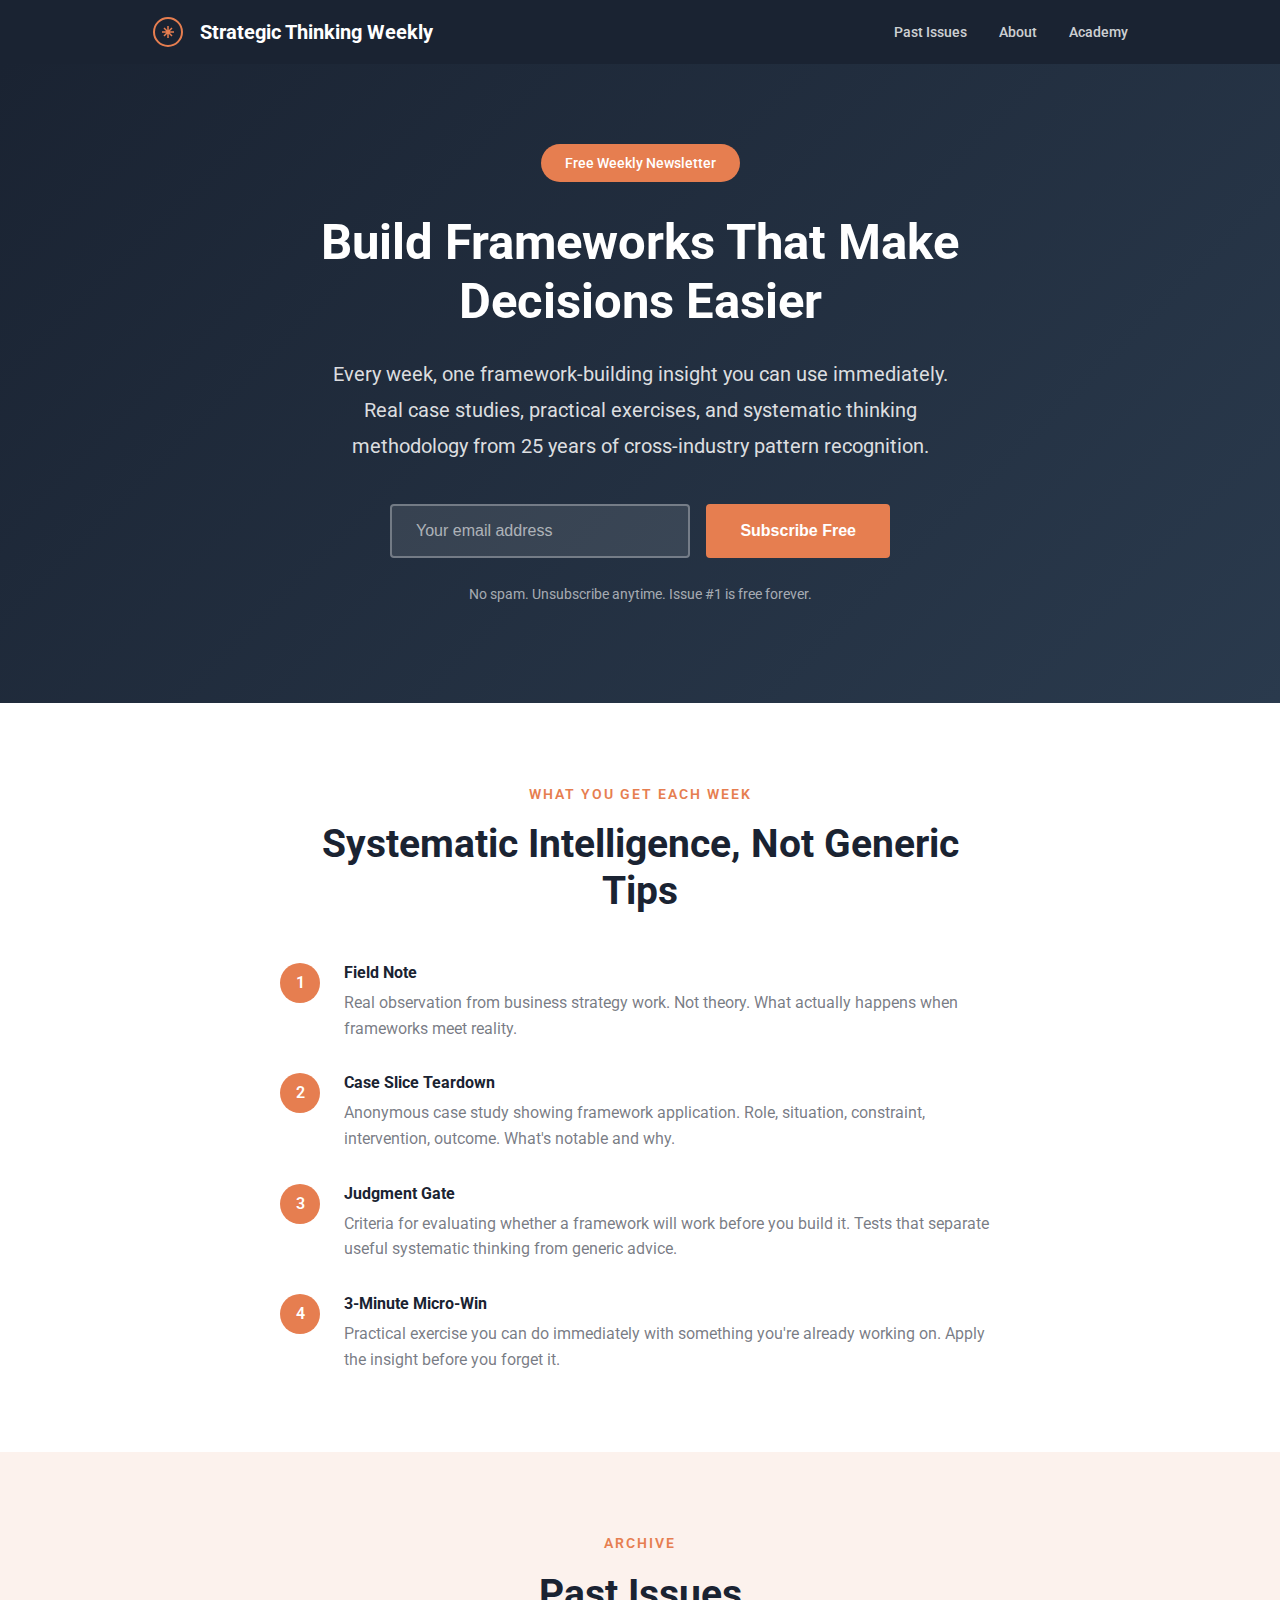
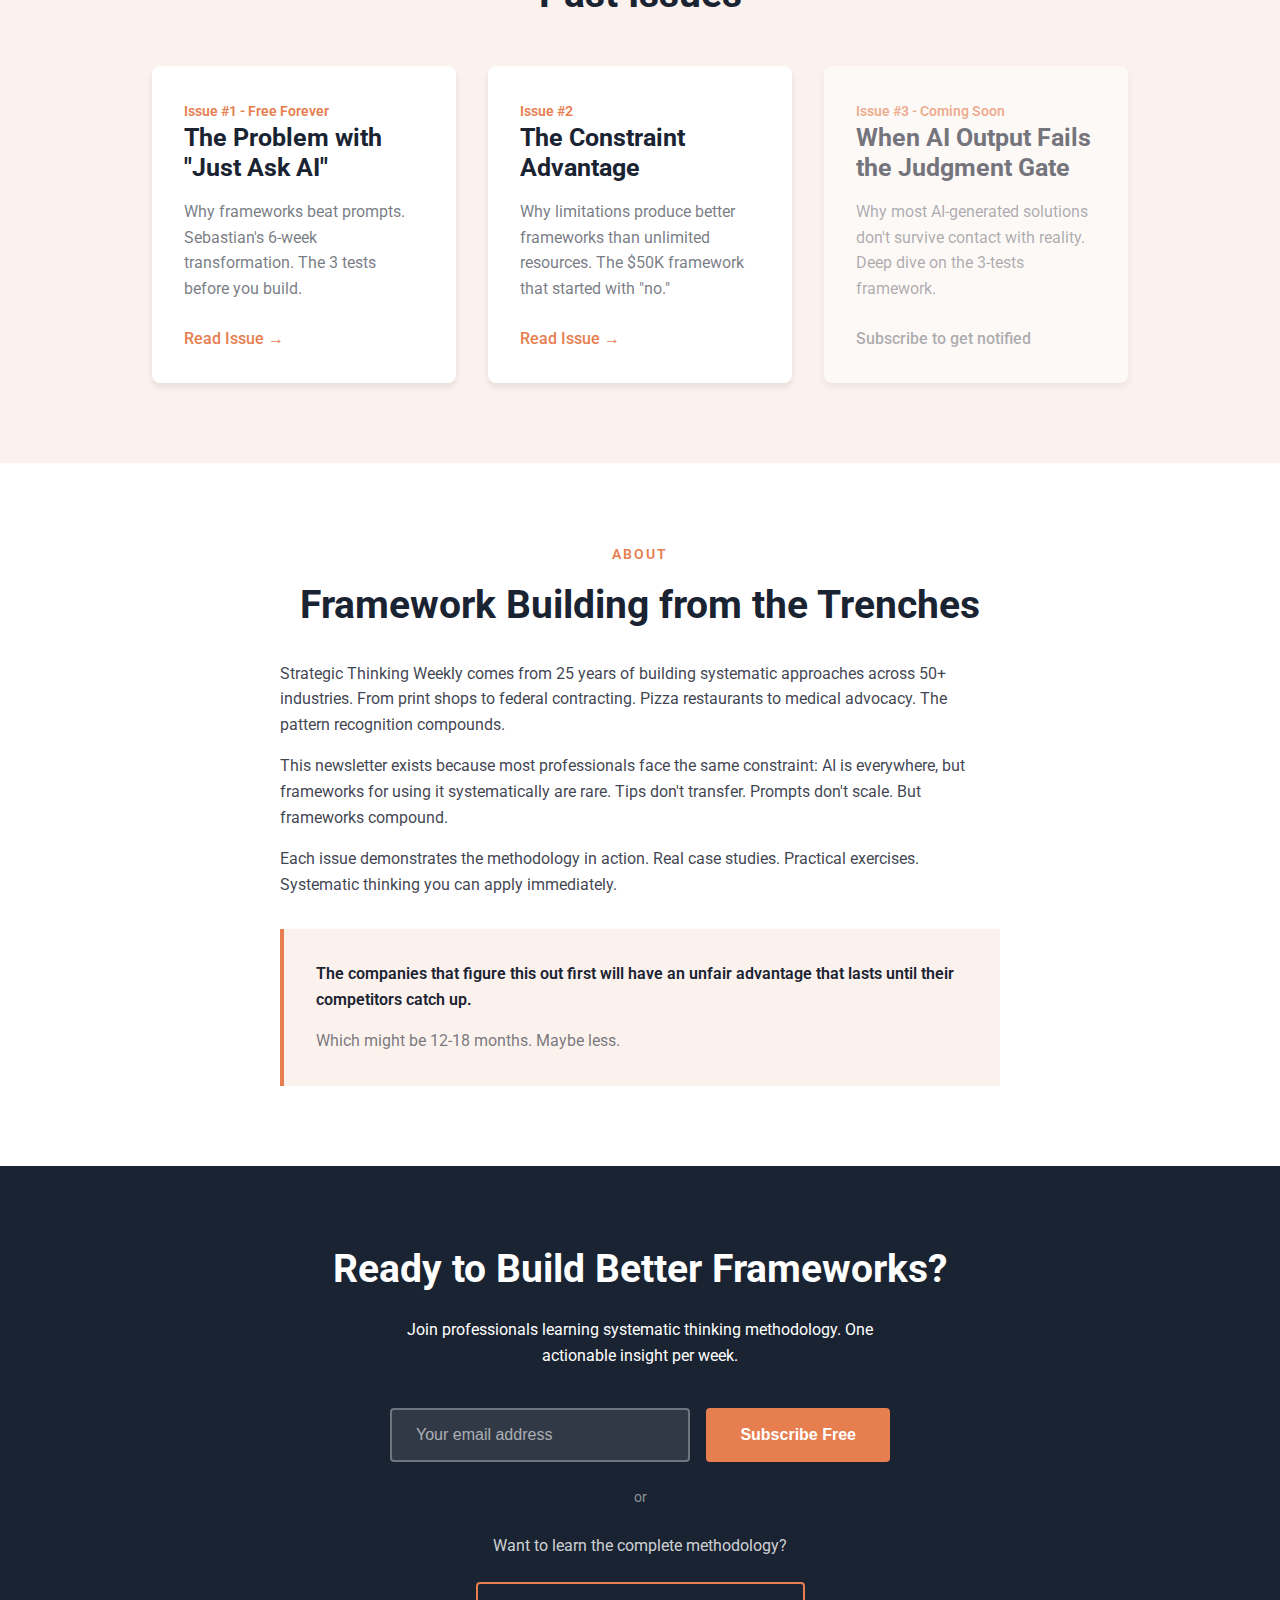
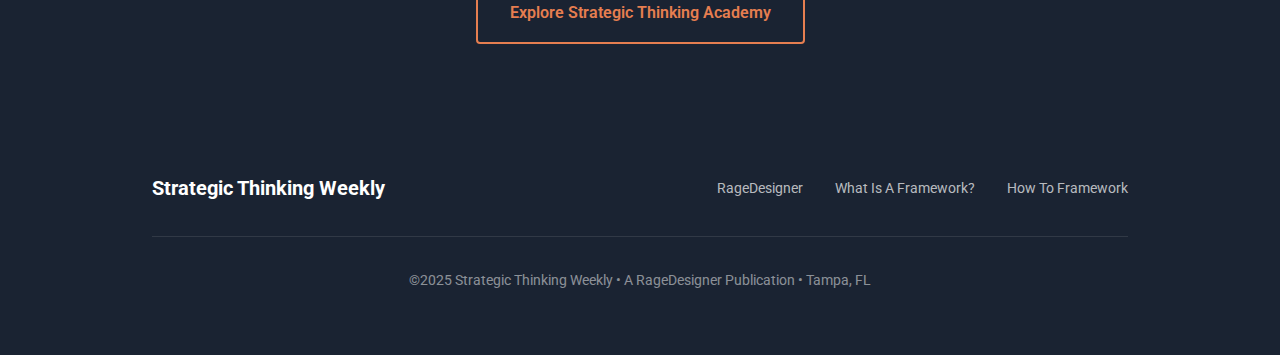
<file: index.html>
<!DOCTYPE html>
<html lang="en">
<head>
    <meta charset="UTF-8">
    <meta name="viewport" content="width=device-width, initial-scale=1.0">
    <title>Strategic Thinking Weekly | Framework-Based Business Intelligence</title>
    <meta name="description" content="Weekly newsletter teaching systematic framework building for business decisions. Learn to create consistent results with AI through strategic thinking methodology.">
    <meta property="og:title" content="Strategic Thinking Weekly | Framework-Based Business Intelligence">
    <meta property="og:description" content="Weekly insights on building decision-making frameworks that create consistent results. From the creator of 115+ business frameworks.">
    <meta property="og:type" content="website">
    <meta property="og:url" content="https://strategicthinkingweekly.com">
    <link rel="canonical" href="https://strategicthinkingweekly.com">
    <link rel="preconnect" href="https://fonts.googleapis.com">
    <link rel="preconnect" href="https://fonts.gstatic.com" crossorigin>
    <link href="https://fonts.googleapis.com/css2?family=Roboto:wght@400;500;600;700&display=swap" rel="stylesheet">
    <link rel="stylesheet" href="css/main.css">
</head>
<body>
    <nav class="nav">
        <div class="container nav-content">
            <a href="/" class="nav-logo">
                <svg viewBox="0 0 32 32" fill="none" xmlns="http://www.w3.org/2000/svg">
                    <circle cx="16" cy="16" r="14" stroke="#E67E50" stroke-width="2"/>
                    <path d="M10 16h12M16 10v12M12 12l8 8M20 12l-8 8" stroke="#E67E50" stroke-width="1.5"/>
                </svg>
                Strategic Thinking Weekly
            </a>
            <ul class="nav-links">
                <li><a href="#issues">Past Issues</a></li>
                <li><a href="#about">About</a></li>
                <li><a href="https://ragedesigner.com/strategic-thinking-academy/">Academy</a></li>
            </ul>
        </div>
    </nav>

    <section class="hero">
        <div class="container hero-content">
            <span class="hero-label">Free Weekly Newsletter</span>
            <h1>Build Frameworks That Make Decisions Easier</h1>
            <p class="hero-subtitle">
                Every week, one framework-building insight you can use immediately. 
                Real case studies, practical exercises, and systematic thinking methodology 
                from 25 years of cross-industry pattern recognition.
            </p>
            <form class="newsletter-form" id="hero-form" onsubmit="return handleSubscribe(event, this)">
                <input type="email" name="email" placeholder="Your email address" required>
                <button type="submit" class="btn btn-primary">Subscribe Free</button>
            </form>
            <p class="small-text mt-3" style="color: rgba(255,255,255,0.6);" id="hero-message">
                No spam. Unsubscribe anytime. Issue #1 is free forever.
            </p>
        </div>
    </section>

    <section class="section">
        <div class="container container-narrow">
            <p class="section-label text-center">What You Get Each Week</p>
            <h2 class="text-center mb-6">Systematic Intelligence, Not Generic Tips</h2>
            
            <div style="display: grid; gap: var(--space-4);">
                <div style="display: flex; gap: var(--space-3); align-items: flex-start;">
                    <div style="background: var(--primary); color: white; width: 40px; height: 40px; border-radius: 50%; display: flex; align-items: center; justify-content: center; flex-shrink: 0; font-weight: 600;">1</div>
                    <div>
                        <h4 style="margin-bottom: var(--space-1);">Field Note</h4>
                        <p style="color: var(--dark-light); margin: 0;">Real observation from business strategy work. Not theory. What actually happens when frameworks meet reality.</p>
                    </div>
                </div>
                
                <div style="display: flex; gap: var(--space-3); align-items: flex-start;">
                    <div style="background: var(--primary); color: white; width: 40px; height: 40px; border-radius: 50%; display: flex; align-items: center; justify-content: center; flex-shrink: 0; font-weight: 600;">2</div>
                    <div>
                        <h4 style="margin-bottom: var(--space-1);">Case Slice Teardown</h4>
                        <p style="color: var(--dark-light); margin: 0;">Anonymous case study showing framework application. Role, situation, constraint, intervention, outcome. What's notable and why.</p>
                    </div>
                </div>
                
                <div style="display: flex; gap: var(--space-3); align-items: flex-start;">
                    <div style="background: var(--primary); color: white; width: 40px; height: 40px; border-radius: 50%; display: flex; align-items: center; justify-content: center; flex-shrink: 0; font-weight: 600;">3</div>
                    <div>
                        <h4 style="margin-bottom: var(--space-1);">Judgment Gate</h4>
                        <p style="color: var(--dark-light); margin: 0;">Criteria for evaluating whether a framework will work before you build it. Tests that separate useful systematic thinking from generic advice.</p>
                    </div>
                </div>
                
                <div style="display: flex; gap: var(--space-3); align-items: flex-start;">
                    <div style="background: var(--primary); color: white; width: 40px; height: 40px; border-radius: 50%; display: flex; align-items: center; justify-content: center; flex-shrink: 0; font-weight: 600;">4</div>
                    <div>
                        <h4 style="margin-bottom: var(--space-1);">3-Minute Micro-Win</h4>
                        <p style="color: var(--dark-light); margin: 0;">Practical exercise you can do immediately with something you're already working on. Apply the insight before you forget it.</p>
                    </div>
                </div>
            </div>
        </div>
    </section>

    <section class="section section-alt" id="issues">
        <div class="container">
            <p class="section-label text-center">Archive</p>
            <h2 class="text-center mb-6">Past Issues</h2>
            
            <div class="issue-grid">
                <a href="issues/issue-1.html" class="issue-card" style="text-decoration: none; color: inherit;">
                    <span class="issue-number">Issue #1 - Free Forever</span>
                    <h3>The Problem with "Just Ask AI"</h3>
                    <p>Why frameworks beat prompts. Sebastian's 6-week transformation. The 3 tests before you build.</p>
                    <span style="color: var(--primary); font-weight: 500;">Read Issue →</span>
                </a>
                
                <a href="issues/issue-2.html" class="issue-card" style="text-decoration: none; color: inherit;">
                    <span class="issue-number">Issue #2</span>
                    <h3>The Constraint Advantage</h3>
                    <p>Why limitations produce better frameworks than unlimited resources. The $50K framework that started with "no."</p>
                    <span style="color: var(--primary); font-weight: 500;">Read Issue →</span>
                </a>
                
                <div class="issue-card" style="opacity: 0.6;">
                    <span class="issue-number">Issue #3 - Coming Soon</span>
                    <h3>When AI Output Fails the Judgment Gate</h3>
                    <p>Why most AI-generated solutions don't survive contact with reality. Deep dive on the 3-tests framework.</p>
                    <span style="color: var(--dark-light); font-weight: 500;">Subscribe to get notified</span>
                </div>
            </div>
        </div>
    </section>

    <section class="section" id="about">
        <div class="container container-narrow">
            <p class="section-label text-center">About</p>
            <h2 class="text-center mb-4">Framework Building from the Trenches</h2>
            
            <p>Strategic Thinking Weekly comes from 25 years of building systematic approaches across 50+ industries. From print shops to federal contracting. Pizza restaurants to medical advocacy. The pattern recognition compounds.</p>
            
            <p>This newsletter exists because most professionals face the same constraint: AI is everywhere, but frameworks for using it systematically are rare. Tips don't transfer. Prompts don't scale. But frameworks compound.</p>
            
            <p>Each issue demonstrates the methodology in action. Real case studies. Practical exercises. Systematic thinking you can apply immediately.</p>
            
            <div style="background: var(--primary-light); border-left: 4px solid var(--primary); padding: var(--space-4); margin-top: var(--space-4);">
                <p style="margin: 0;"><strong>The companies that figure this out first will have an unfair advantage that lasts until their competitors catch up.</strong></p>
                <p style="margin: var(--space-2) 0 0 0; color: var(--dark-light);">Which might be 12-18 months. Maybe less.</p>
            </div>
        </div>
    </section>

    <section class="section section-dark">
        <div class="container text-center">
            <h2>Ready to Build Better Frameworks?</h2>
            <p style="max-width: 500px; margin: 0 auto var(--space-5);">
                Join professionals learning systematic thinking methodology. One actionable insight per week.
            </p>
            <form class="newsletter-form" id="bottom-form" onsubmit="return handleSubscribe(event, this)">
                <input type="email" name="email" placeholder="Your email address" required>
                <button type="submit" class="btn btn-primary">Subscribe Free</button>
            </form>
            <p id="bottom-message" class="small-text mt-3"></p>
            
            <p class="or-divider">or</p>
            
            <p style="color: rgba(255,255,255,0.8); margin-bottom: var(--space-3);">
                Want to learn the complete methodology?
            </p>
            <a href="https://ragedesigner.com/strategic-thinking-academy/" class="btn btn-secondary" style="border-color: var(--primary); color: var(--primary);">
                Explore Strategic Thinking Academy
            </a>
        </div>
    </section>

    <footer class="footer">
        <div class="container">
            <div class="footer-content">
                <span class="footer-logo">Strategic Thinking Weekly</span>
                <ul class="footer-links">
                    <li><a href="https://ragedesigner.com">RageDesigner</a></li>
                    <li><a href="https://whatisaframework.com">What Is A Framework?</a></li>
                    <li><a href="https://howtoframework.com">How To Framework</a></li>
                </ul>
            </div>
            <div class="footer-bottom">
                <p>©2025 Strategic Thinking Weekly • A RageDesigner Publication • Tampa, FL</p>
            </div>
        </div>
    </footer>

    <script>
    async function handleSubscribe(event, form) {
        event.preventDefault();
        
        const email = form.querySelector('input[name="email"]').value;
        const button = form.querySelector('button');
        const messageId = form.id === 'hero-form' ? 'hero-message' : 'bottom-message';
        const messageEl = document.getElementById(messageId);
        
        button.disabled = true;
        button.textContent = 'Subscribing...';
        
        try {
            const response = await fetch('https://ragedesigner.com/sios-crm/api/newsletter.php', {
                method: 'POST',
                headers: { 'Content-Type': 'application/json' },
                body: JSON.stringify({ email })
            });
            
            const data = await response.json();
            
            if (data.success) {
                messageEl.textContent = '✓ You\'re subscribed! Check your inbox.';
                messageEl.style.color = '#E67E50';
                form.reset();
            } else {
                messageEl.textContent = data.error || 'Something went wrong. Please try again.';
                messageEl.style.color = '#ff6b6b';
            }
        } catch (error) {
            messageEl.textContent = 'Connection error. Please try again.';
            messageEl.style.color = '#ff6b6b';
        }
        
        button.disabled = false;
        button.textContent = 'Subscribe Free';
        
        return false;
    }
    </script>
</body>
</html>
</file>
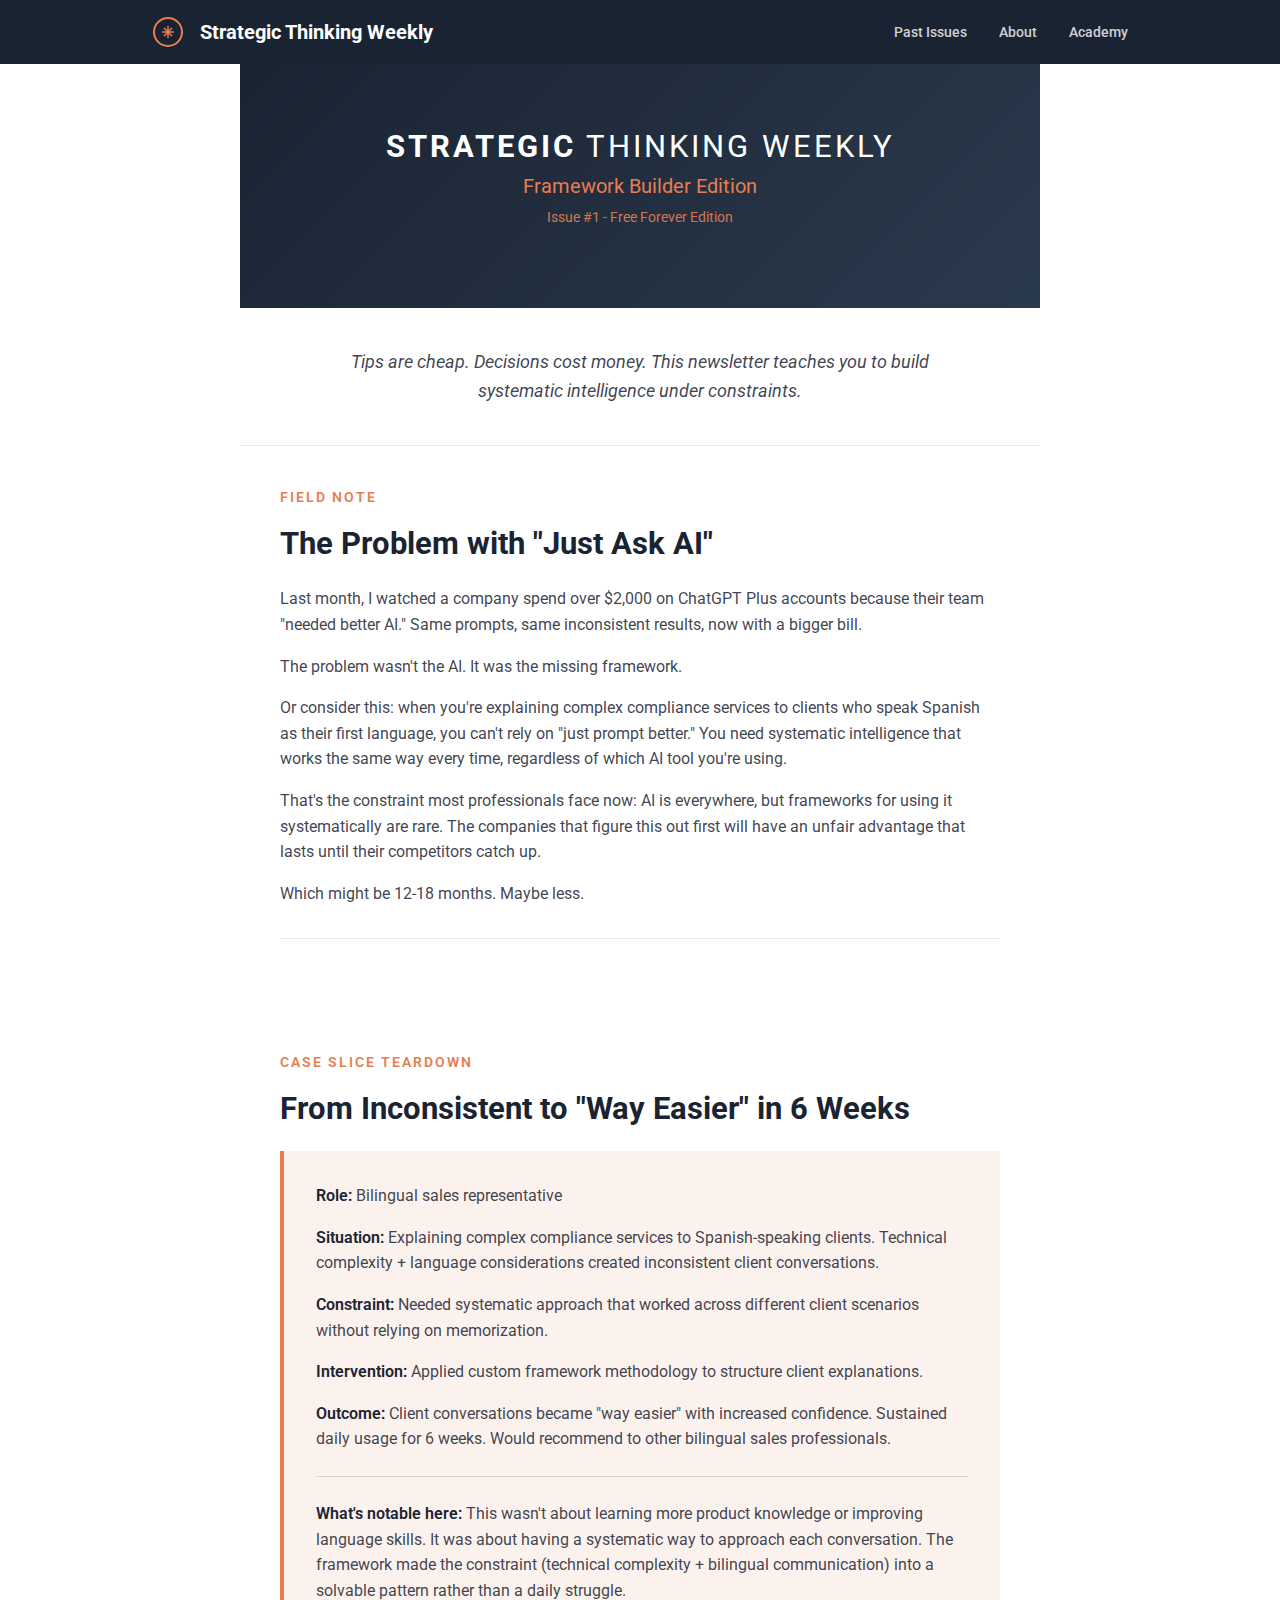
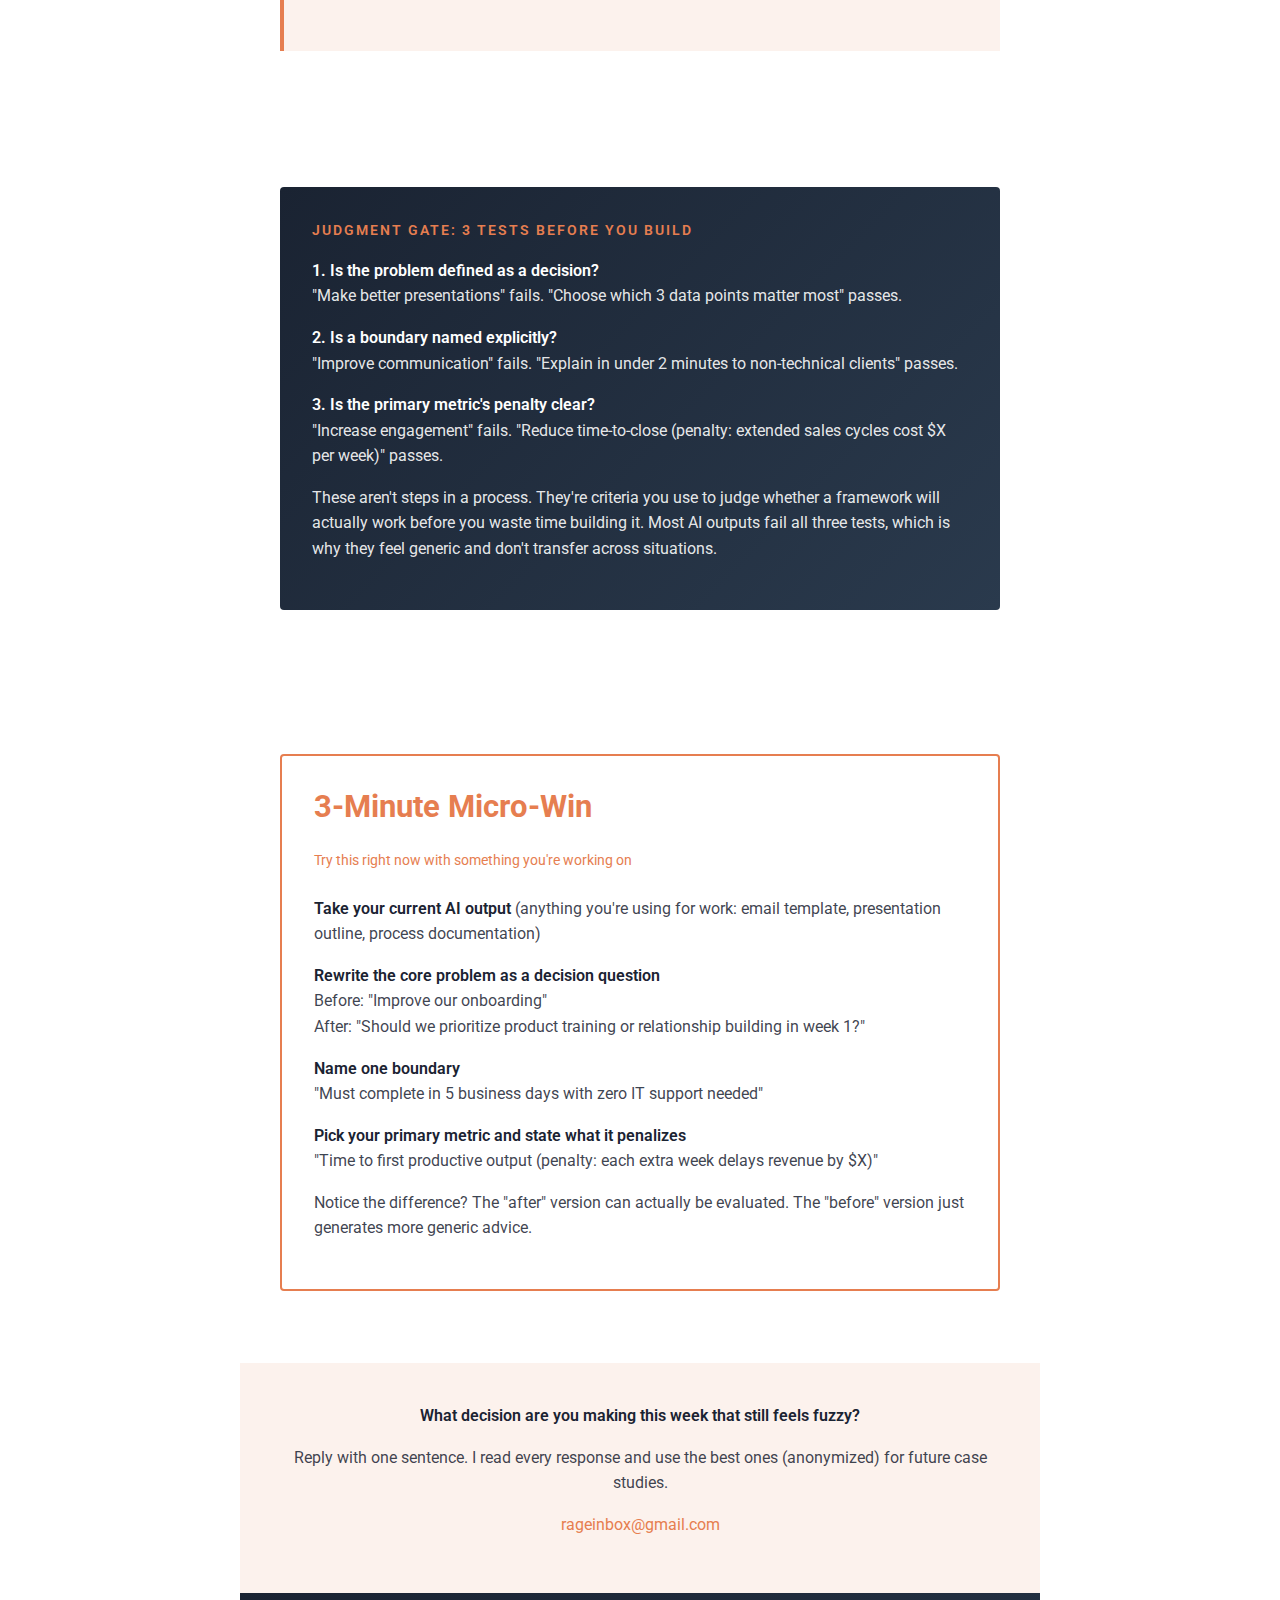
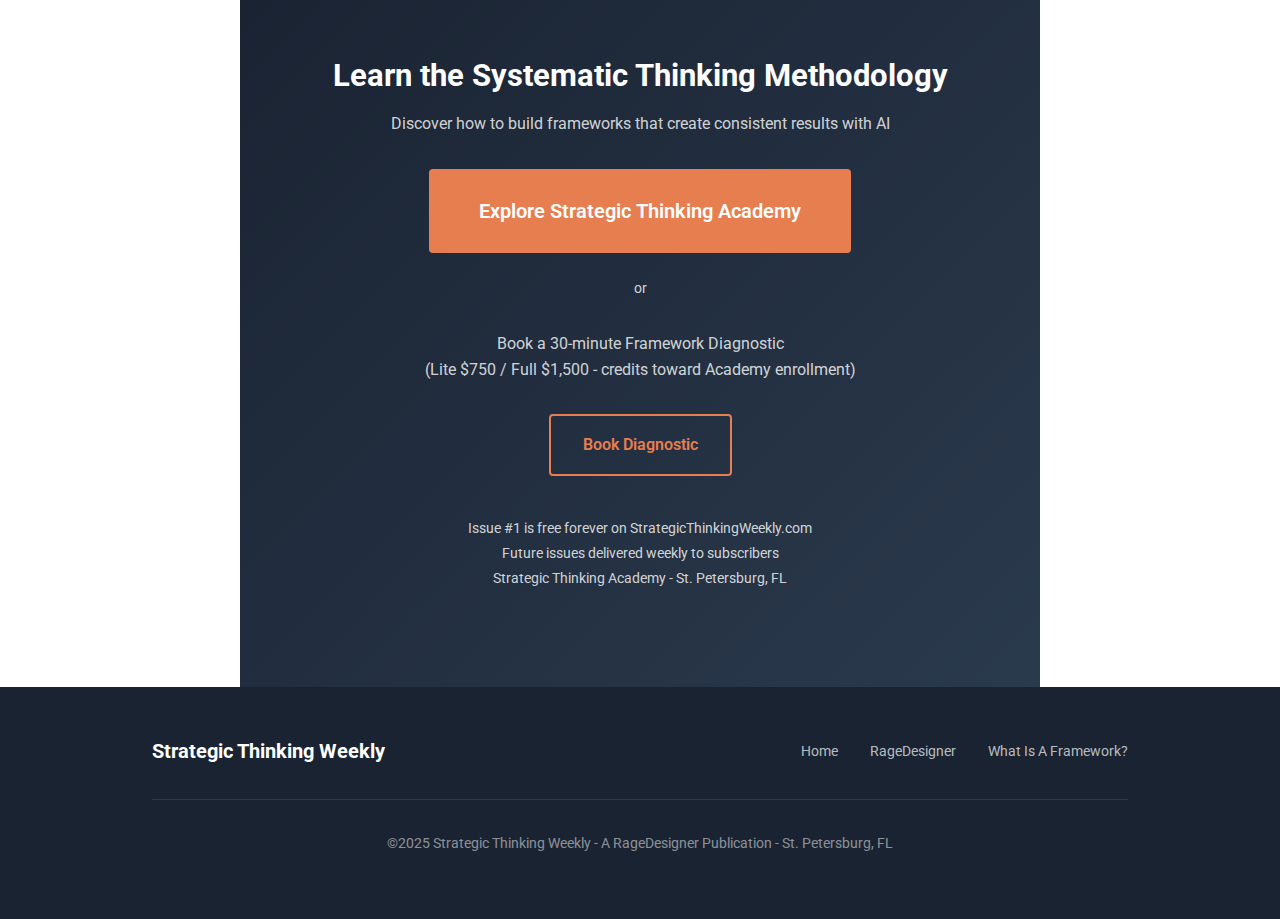
<file: issues/issue-1.html>
<!DOCTYPE html>
<html lang="en">
<head>
    <meta charset="UTF-8">
    <meta name="viewport" content="width=device-width, initial-scale=1.0">
    <title>Issue #1: The Problem with "Just Ask AI" | Strategic Thinking Weekly</title>
    <!-- Google tag (gtag.js) -->
    <script async src="https://www.googletagmanager.com/gtag/js?id=G-DNS55B96GL"></script>
    <script>
      window.dataLayer = window.dataLayer || [];
      function gtag(){dataLayer.push(arguments);}
      gtag('js', new Date());
      gtag('config', 'G-DNS55B96GL');
    </script>
    <meta name="description" content="Why frameworks beat prompts. Sebastian's 6-week transformation from inconsistent to 'way easier.' The 3 tests before you build any framework.">
    <meta property="og:title" content="Strategic Thinking Weekly #1: The Problem with Just Ask AI">
    <meta property="og:description" content="Tips are cheap. Decisions cost money. This newsletter teaches you to build systematic intelligence under constraints.">
    <meta property="og:type" content="article">
    <meta property="og:url" content="https://strategicthinkingweekly.com/issues/issue-1.html">
    <meta property="og:image" content="https://ragedesigner.com/wp-content/uploads/2025/12/Strategic-thinking-weekly-ragedesigner.png">
    <meta name="twitter:card" content="summary_large_image">
    <meta name="twitter:image" content="https://ragedesigner.com/wp-content/uploads/2025/12/Strategic-thinking-weekly-ragedesigner.png">
    <link rel="canonical" href="https://strategicthinkingweekly.com/issues/issue-1.html">
    <link rel="preconnect" href="https://fonts.googleapis.com">
    <link rel="preconnect" href="https://fonts.gstatic.com" crossorigin>
    <link href="https://fonts.googleapis.com/css2?family=Roboto:wght@400;500;600;700&display=swap" rel="stylesheet">
    <link rel="stylesheet" href="../css/main.css">
</head>
<body>
    <nav class="nav">
        <div class="container nav-content">
            <a href="/" class="nav-logo">
                <svg viewBox="0 0 32 32" fill="none" xmlns="http://www.w3.org/2000/svg">
                    <circle cx="16" cy="16" r="14" stroke="#E67E50" stroke-width="2"/>
                    <path d="M10 16h12M16 10v12M12 12l8 8M20 12l-8 8" stroke="#E67E50" stroke-width="1.5"/>
                </svg>
                Strategic Thinking Weekly
            </a>
            <ul class="nav-links">
                <li><a href="/#issues">Past Issues</a></li>
                <li><a href="/#about">About</a></li>
                <li><a href="https://ragedesigner.com/strategic-thinking-academy/">Academy</a></li>
            </ul>
        </div>
    </nav>

    <div class="newsletter-container">
        <div class="newsletter-header">
            <h1><span>STRATEGIC</span> THINKING WEEKLY</h1>
            <h2>Framework Builder Edition</h2>
            <p class="newsletter-issue">Issue #1 - Free Forever Edition</p>
        </div>
        
        <div class="newsletter-hook">
            <p>Tips are cheap. Decisions cost money. This newsletter teaches you to build systematic intelligence under constraints.</p>
        </div>
        
        <div class="newsletter-section">
            <p class="section-label">Field Note</p>
            <h3>The Problem with "Just Ask AI"</h3>
            
            <p>Last month, I watched a company spend over $2,000 on ChatGPT Plus accounts because their team "needed better AI." Same prompts, same inconsistent results, now with a bigger bill.</p>
            
            <p>The problem wasn't the AI. It was the missing framework.</p>
            
            <p>Or consider this: when you're explaining complex compliance services to clients who speak Spanish as their first language, you can't rely on "just prompt better." You need systematic intelligence that works the same way every time, regardless of which AI tool you're using.</p>
            
            <p>That's the constraint most professionals face now: AI is everywhere, but frameworks for using it systematically are rare. The companies that figure this out first will have an unfair advantage that lasts until their competitors catch up.</p>
            
            <p>Which might be 12-18 months. Maybe less.</p>
            
            <hr>
        </div>
        
        <div class="newsletter-section">
            <p class="section-label">Case Slice Teardown</p>
            <h3>From Inconsistent to "Way Easier" in 6 Weeks</h3>
            
            <div class="case-study">
                <p><strong>Role:</strong> Bilingual sales representative</p>
                <p><strong>Situation:</strong> Explaining complex compliance services to Spanish-speaking clients. Technical complexity + language considerations created inconsistent client conversations.</p>
                <p><strong>Constraint:</strong> Needed systematic approach that worked across different client scenarios without relying on memorization.</p>
                <p><strong>Intervention:</strong> Applied custom framework methodology to structure client explanations.</p>
                <p><strong>Outcome:</strong> Client conversations became "way easier" with increased confidence. Sustained daily usage for 6 weeks. Would recommend to other bilingual sales professionals.</p>
                
                <div class="notable">
                    <p><strong>What's notable here:</strong> This wasn't about learning more product knowledge or improving language skills. It was about having a systematic way to approach each conversation. The framework made the constraint (technical complexity + bilingual communication) into a solvable pattern rather than a daily struggle.</p>
                </div>
            </div>
        </div>
        
        <div class="newsletter-section">
            <div class="judgment-gate">
                <p class="section-label">Judgment Gate: 3 Tests Before You Build</p>
                
                <p><strong>1. Is the problem defined as a decision?</strong><br>
                "Make better presentations" fails. "Choose which 3 data points matter most" passes.</p>
                
                <p><strong>2. Is a boundary named explicitly?</strong><br>
                "Improve communication" fails. "Explain in under 2 minutes to non-technical clients" passes.</p>
                
                <p><strong>3. Is the primary metric's penalty clear?</strong><br>
                "Increase engagement" fails. "Reduce time-to-close (penalty: extended sales cycles cost $X per week)" passes.</p>
                
                <p>These aren't steps in a process. They're criteria you use to judge whether a framework will actually work before you waste time building it. Most AI outputs fail all three tests, which is why they feel generic and don't transfer across situations.</p>
            </div>
        </div>
        
        <div class="newsletter-section">
            <div class="micro-win">
                <h3>3-Minute Micro-Win</h3>
                <p class="subtitle">Try this right now with something you're working on</p>
                
                <p><strong>Take your current AI output</strong> (anything you're using for work: email template, presentation outline, process documentation)</p>
                
                <p><strong>Rewrite the core problem as a decision question</strong><br>
                Before: "Improve our onboarding"<br>
                After: "Should we prioritize product training or relationship building in week 1?"</p>
                
                <p><strong>Name one boundary</strong><br>
                "Must complete in 5 business days with zero IT support needed"</p>
                
                <p><strong>Pick your primary metric and state what it penalizes</strong><br>
                "Time to first productive output (penalty: each extra week delays revenue by $X)"</p>
                
                <p>Notice the difference? The "after" version can actually be evaluated. The "before" version just generates more generic advice.</p>
            </div>
        </div>
        
        <div class="newsletter-engagement">
            <p><strong>What decision are you making this week that still feels fuzzy?</strong></p>
            <p>Reply with one sentence. I read every response and use the best ones (anonymized) for future case studies.</p>
            <p><a href="mailto:rageinbox@gmail.com">rageinbox@gmail.com</a></p>
        </div>
        
        <div class="newsletter-cta">
            <h3>Learn the Systematic Thinking Methodology</h3>
            <p>Discover how to build frameworks that create consistent results with AI</p>
            
            <a href="https://ragedesigner.com/strategic-thinking-academy/" class="btn btn-primary btn-lg">Explore Strategic Thinking Academy</a>
            
            <p class="or-divider">or</p>
            
            <p>Book a 30-minute Framework Diagnostic<br>
            (Lite $750 / Full $1,500 - credits toward Academy enrollment)</p>
            
            <a href="https://ragedesigner.com/contact/" class="btn btn-secondary">Book Diagnostic</a>
            
            <p class="small-text">
                Issue #1 is free forever on StrategicThinkingWeekly.com<br>
                Future issues delivered weekly to subscribers<br>
                Strategic Thinking Academy - St. Petersburg, FL
            </p>
        </div>
    </div>

    <footer class="footer">
        <div class="container">
            <div class="footer-content">
                <span class="footer-logo">Strategic Thinking Weekly</span>
                <ul class="footer-links">
                    <li><a href="/">Home</a></li>
                    <li><a href="https://ragedesigner.com">RageDesigner</a></li>
                    <li><a href="https://whatisaframework.com">What Is A Framework?</a></li>
                </ul>
            </div>
            <div class="footer-bottom">
                <p>©2025 Strategic Thinking Weekly - A RageDesigner Publication - St. Petersburg, FL</p>
            </div>
        </div>
    </footer>
</body>
</html>
</file>
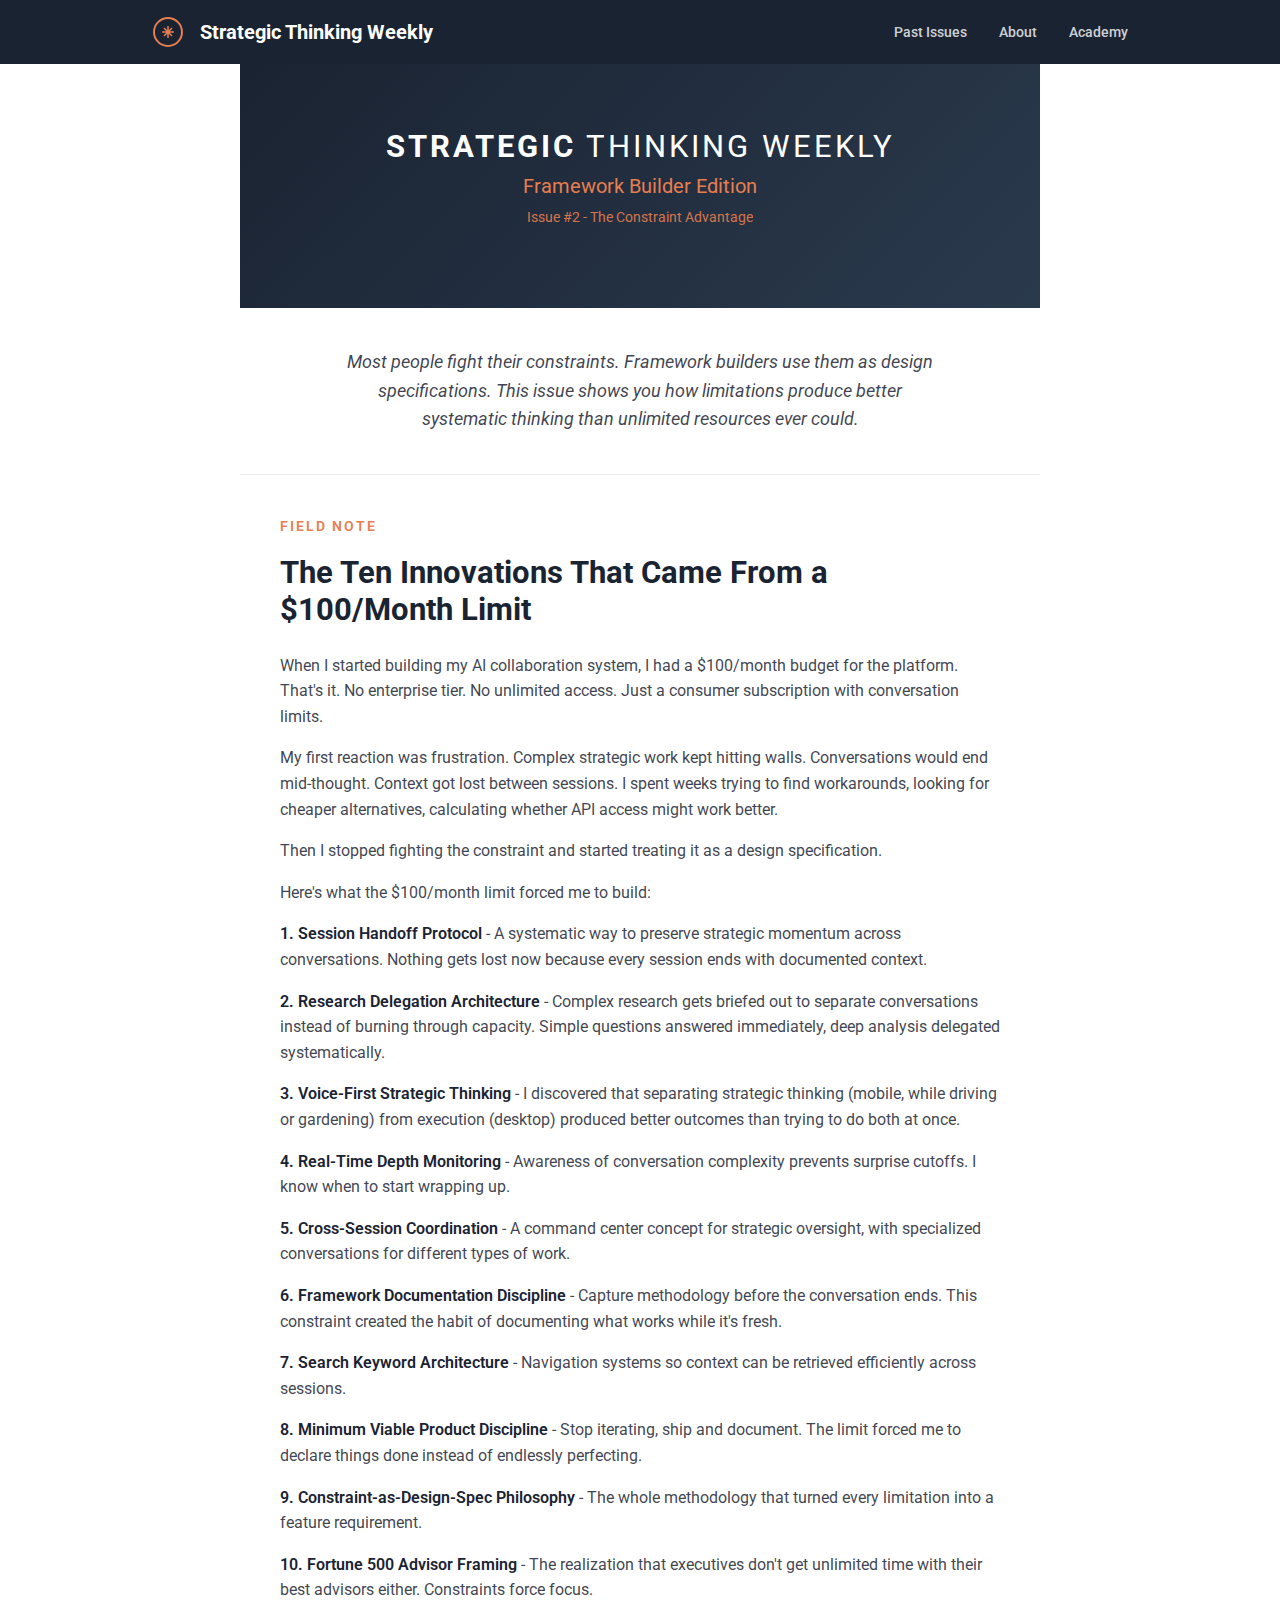
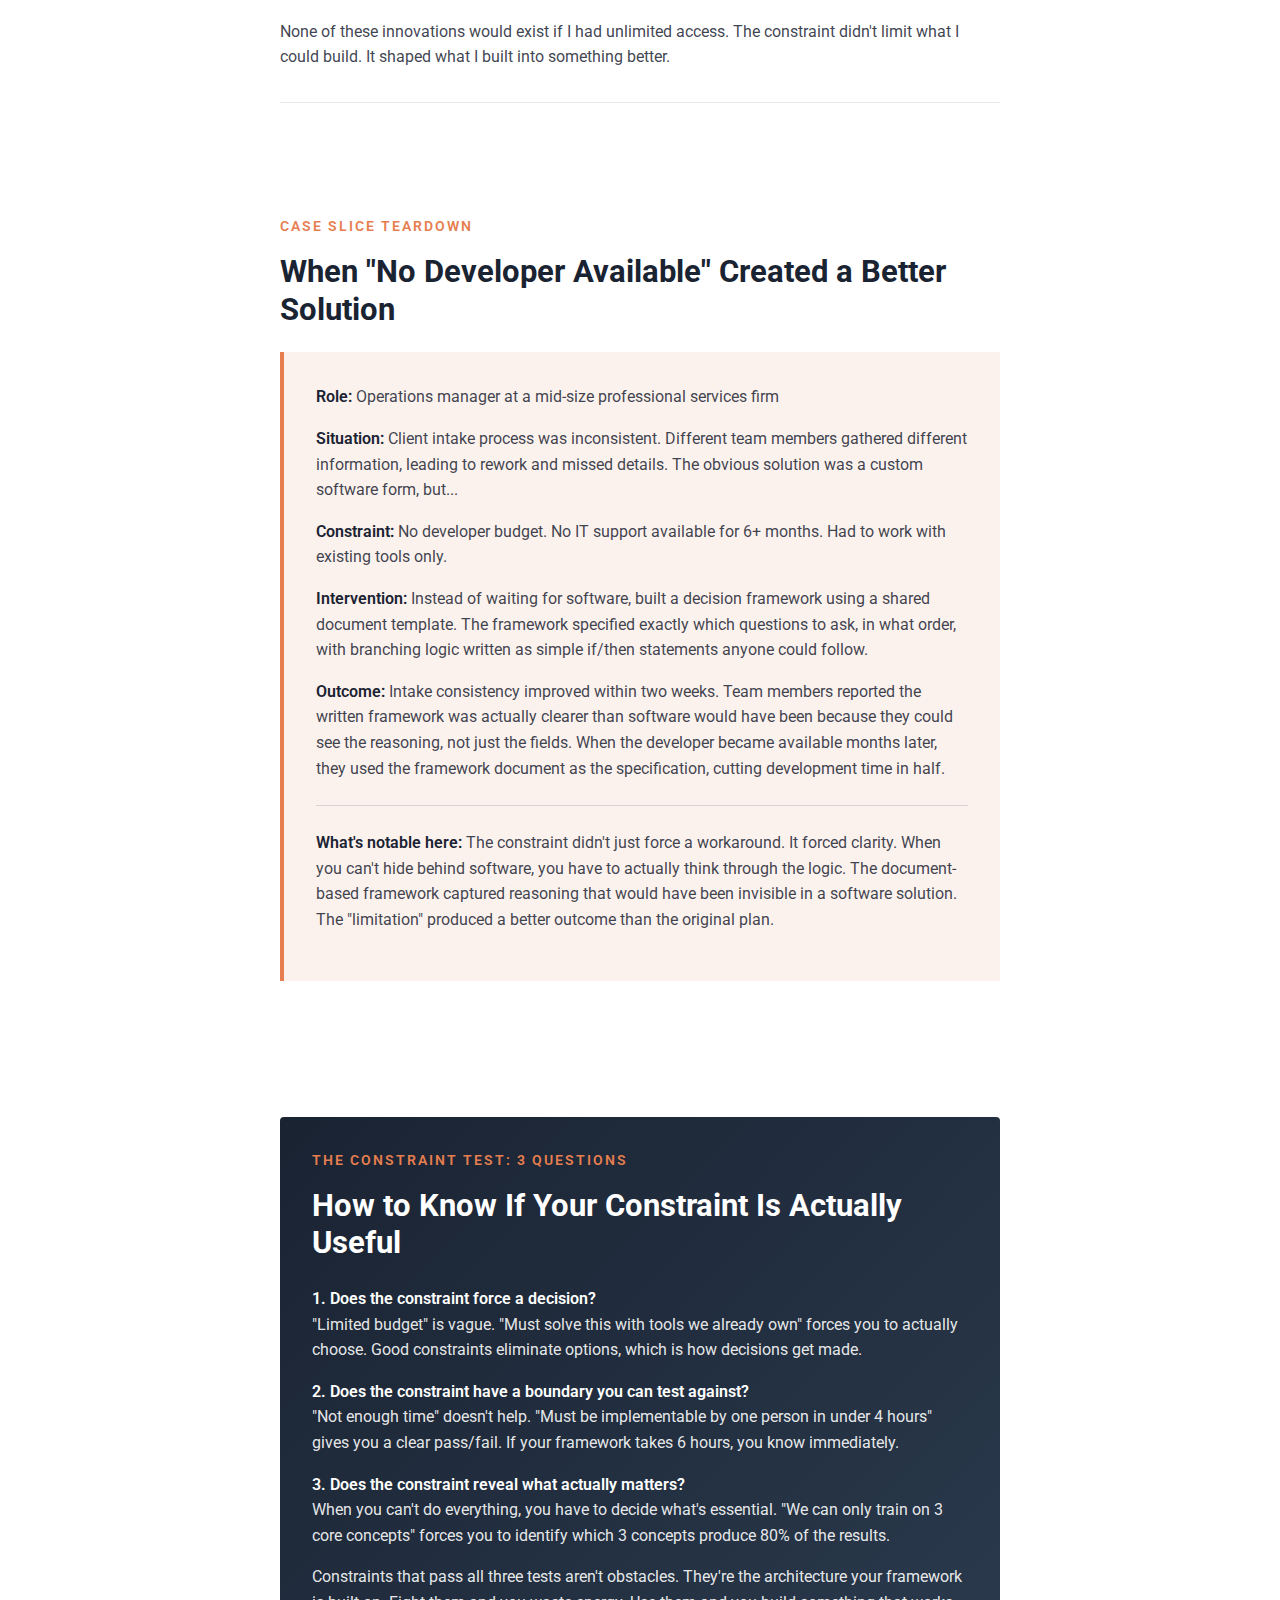
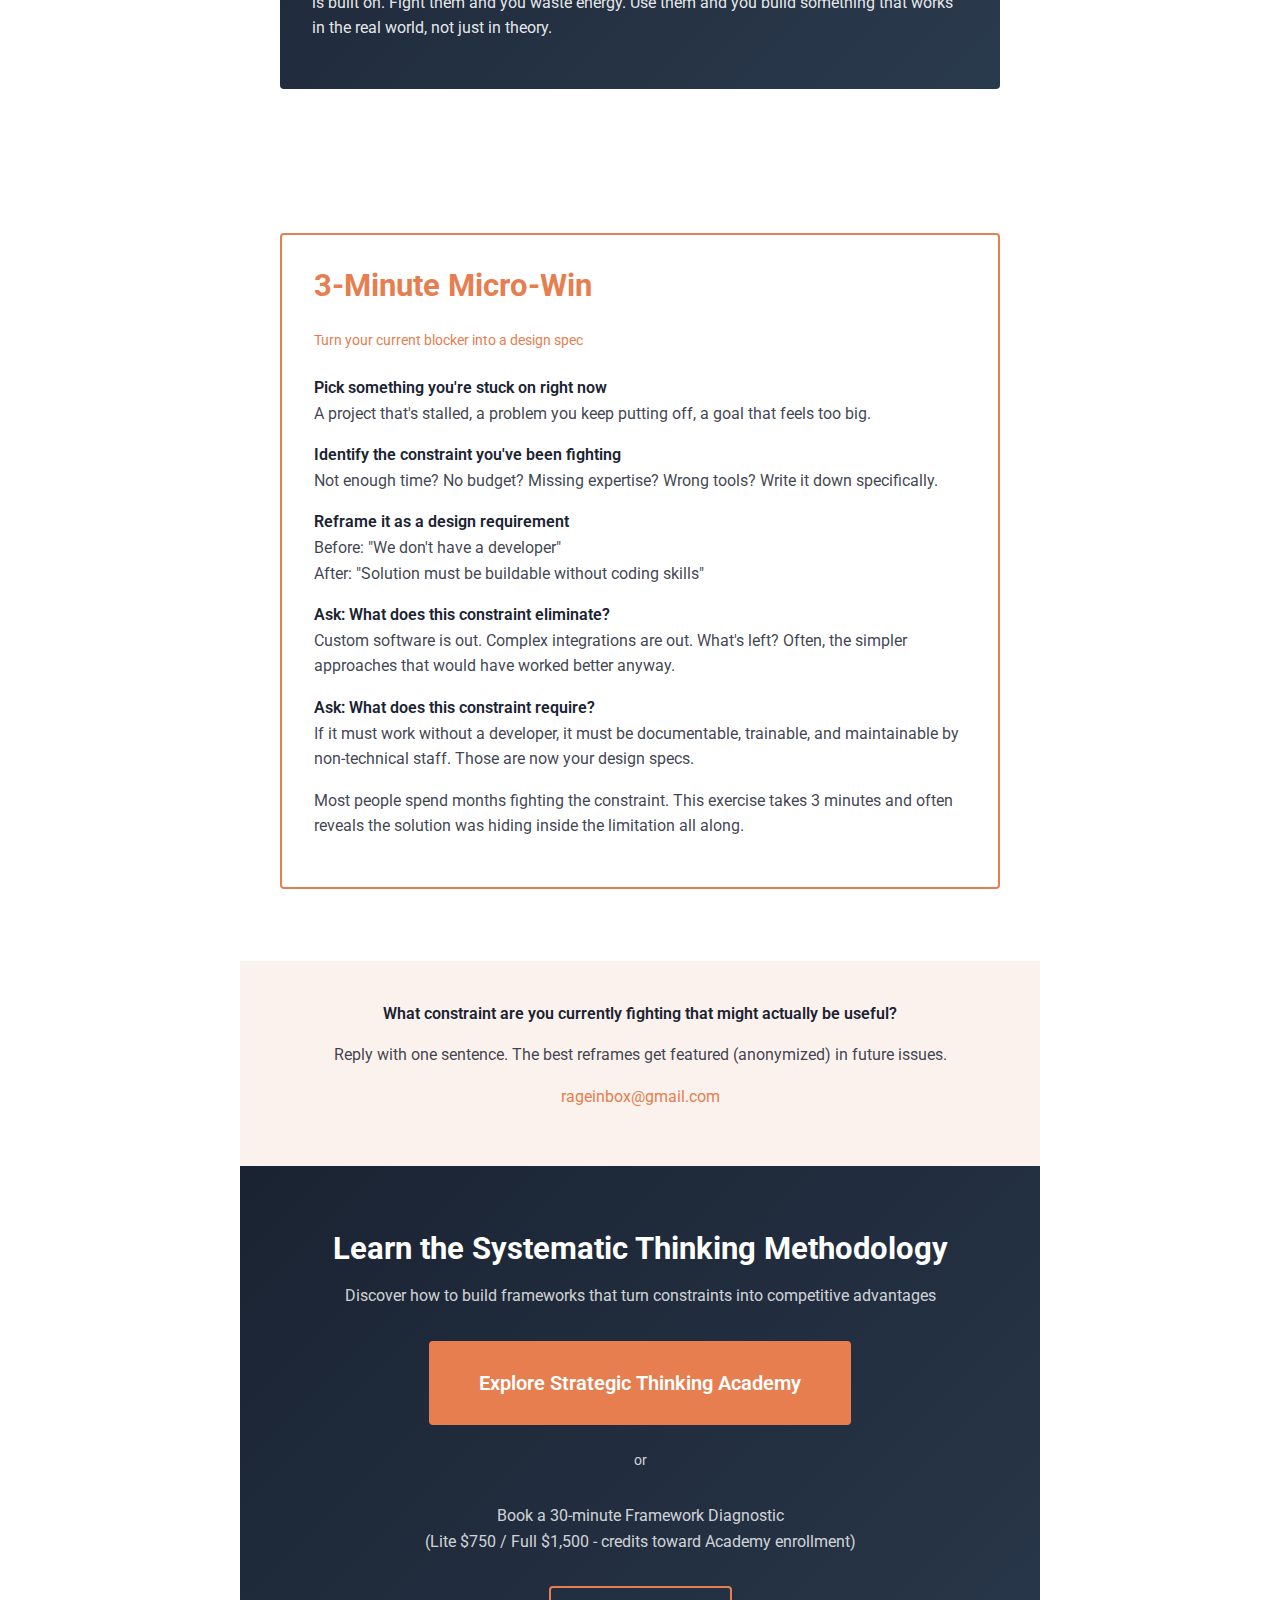
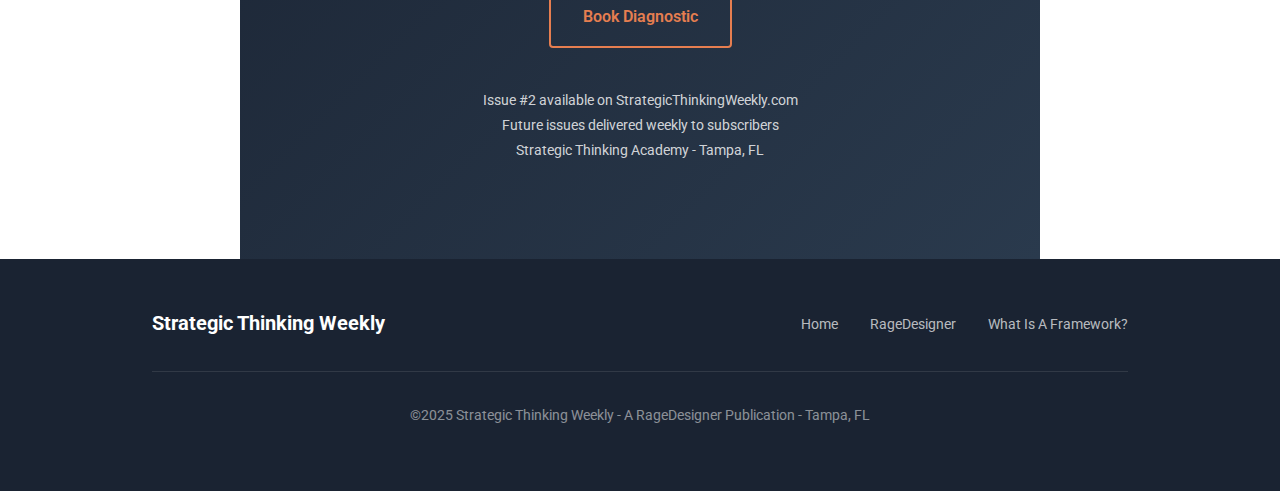
<file: issues/issue-2.html>
<!DOCTYPE html>
<html lang="en">
<head>
    <meta charset="UTF-8">
    <meta name="viewport" content="width=device-width, initial-scale=1.0">
    <title>Issue #2: The Constraint Advantage | Strategic Thinking Weekly</title>
    <meta name="description" content="Why limitations produce better frameworks than unlimited resources. How a $100/month budget constraint created ten breakthrough innovations.">
    <meta property="og:title" content="Strategic Thinking Weekly #2: The Constraint Advantage">
    <meta property="og:description" content="Most people fight their constraints. Framework builders use them as design specifications.">
    <link rel="canonical" href="https://strategicthinkingweekly.com/issues/issue-2.html">
    <link rel="preconnect" href="https://fonts.googleapis.com">
    <link rel="preconnect" href="https://fonts.gstatic.com" crossorigin>
    <link href="https://fonts.googleapis.com/css2?family=Roboto:wght@400;500;600;700&display=swap" rel="stylesheet">
    <link rel="stylesheet" href="../css/main.css">
</head>
<body>
    <nav class="nav">
        <div class="container nav-content">
            <a href="/" class="nav-logo">
                <svg viewBox="0 0 32 32" fill="none" xmlns="http://www.w3.org/2000/svg">
                    <circle cx="16" cy="16" r="14" stroke="#E67E50" stroke-width="2"/>
                    <path d="M10 16h12M16 10v12M12 12l8 8M20 12l-8 8" stroke="#E67E50" stroke-width="1.5"/>
                </svg>
                Strategic Thinking Weekly
            </a>
            <ul class="nav-links">
                <li><a href="/#issues">Past Issues</a></li>
                <li><a href="/#about">About</a></li>
                <li><a href="https://ragedesigner.com/strategic-thinking-academy/">Academy</a></li>
            </ul>
        </div>
    </nav>

    <div class="newsletter-container">
        <div class="newsletter-header">
            <h1><span>STRATEGIC</span> THINKING WEEKLY</h1>
            <h2>Framework Builder Edition</h2>
            <p class="newsletter-issue">Issue #2 - The Constraint Advantage</p>
        </div>
        
        <div class="newsletter-hook">
            <p>Most people fight their constraints. Framework builders use them as design specifications. This issue shows you how limitations produce better systematic thinking than unlimited resources ever could.</p>
        </div>
        
        <div class="newsletter-section">
            <p class="section-label">Field Note</p>
            <h3>The Ten Innovations That Came From a $100/Month Limit</h3>
            
            <p>When I started building my AI collaboration system, I had a $100/month budget for the platform. That's it. No enterprise tier. No unlimited access. Just a consumer subscription with conversation limits.</p>
            
            <p>My first reaction was frustration. Complex strategic work kept hitting walls. Conversations would end mid-thought. Context got lost between sessions. I spent weeks trying to find workarounds, looking for cheaper alternatives, calculating whether API access might work better.</p>
            
            <p>Then I stopped fighting the constraint and started treating it as a design specification.</p>
            
            <p>Here's what the $100/month limit forced me to build:</p>
            
            <p><strong>1. Session Handoff Protocol</strong> - A systematic way to preserve strategic momentum across conversations. Nothing gets lost now because every session ends with documented context.</p>
            
            <p><strong>2. Research Delegation Architecture</strong> - Complex research gets briefed out to separate conversations instead of burning through capacity. Simple questions answered immediately, deep analysis delegated systematically.</p>
            
            <p><strong>3. Voice-First Strategic Thinking</strong> - I discovered that separating strategic thinking (mobile, while driving or gardening) from execution (desktop) produced better outcomes than trying to do both at once.</p>
            
            <p><strong>4. Real-Time Depth Monitoring</strong> - Awareness of conversation complexity prevents surprise cutoffs. I know when to start wrapping up.</p>
            
            <p><strong>5. Cross-Session Coordination</strong> - A command center concept for strategic oversight, with specialized conversations for different types of work.</p>
            
            <p><strong>6. Framework Documentation Discipline</strong> - Capture methodology before the conversation ends. This constraint created the habit of documenting what works while it's fresh.</p>
            
            <p><strong>7. Search Keyword Architecture</strong> - Navigation systems so context can be retrieved efficiently across sessions.</p>
            
            <p><strong>8. Minimum Viable Product Discipline</strong> - Stop iterating, ship and document. The limit forced me to declare things done instead of endlessly perfecting.</p>
            
            <p><strong>9. Constraint-as-Design-Spec Philosophy</strong> - The whole methodology that turned every limitation into a feature requirement.</p>
            
            <p><strong>10. Fortune 500 Advisor Framing</strong> - The realization that executives don't get unlimited time with their best advisors either. Constraints force focus.</p>
            
            <p>None of these innovations would exist if I had unlimited access. The constraint didn't limit what I could build. It shaped what I built into something better.</p>
            
            <hr>
        </div>
        
        <div class="newsletter-section">
            <p class="section-label">Case Slice Teardown</p>
            <h3>When "No Developer Available" Created a Better Solution</h3>
            
            <div class="case-study">
                <p><strong>Role:</strong> Operations manager at a mid-size professional services firm</p>
                <p><strong>Situation:</strong> Client intake process was inconsistent. Different team members gathered different information, leading to rework and missed details. The obvious solution was a custom software form, but...</p>
                <p><strong>Constraint:</strong> No developer budget. No IT support available for 6+ months. Had to work with existing tools only.</p>
                <p><strong>Intervention:</strong> Instead of waiting for software, built a decision framework using a shared document template. The framework specified exactly which questions to ask, in what order, with branching logic written as simple if/then statements anyone could follow.</p>
                <p><strong>Outcome:</strong> Intake consistency improved within two weeks. Team members reported the written framework was actually clearer than software would have been because they could see the reasoning, not just the fields. When the developer became available months later, they used the framework document as the specification, cutting development time in half.</p>
                
                <div class="notable">
                    <p><strong>What's notable here:</strong> The constraint didn't just force a workaround. It forced clarity. When you can't hide behind software, you have to actually think through the logic. The document-based framework captured reasoning that would have been invisible in a software solution. The "limitation" produced a better outcome than the original plan.</p>
                </div>
            </div>
        </div>
        
        <div class="newsletter-section">
            <div class="judgment-gate">
                <p class="section-label">The Constraint Test: 3 Questions</p>
                <h3>How to Know If Your Constraint Is Actually Useful</h3>
                
                <p><strong>1. Does the constraint force a decision?</strong><br>
                "Limited budget" is vague. "Must solve this with tools we already own" forces you to actually choose. Good constraints eliminate options, which is how decisions get made.</p>
                
                <p><strong>2. Does the constraint have a boundary you can test against?</strong><br>
                "Not enough time" doesn't help. "Must be implementable by one person in under 4 hours" gives you a clear pass/fail. If your framework takes 6 hours, you know immediately.</p>
                
                <p><strong>3. Does the constraint reveal what actually matters?</strong><br>
                When you can't do everything, you have to decide what's essential. "We can only train on 3 core concepts" forces you to identify which 3 concepts produce 80% of the results.</p>
                
                <p>Constraints that pass all three tests aren't obstacles. They're the architecture your framework is built on. Fight them and you waste energy. Use them and you build something that works in the real world, not just in theory.</p>
            </div>
        </div>
        
        <div class="newsletter-section">
            <div class="micro-win">
                <h3>3-Minute Micro-Win</h3>
                <p class="subtitle">Turn your current blocker into a design spec</p>
                
                <p><strong>Pick something you're stuck on right now</strong><br>
                A project that's stalled, a problem you keep putting off, a goal that feels too big.</p>
                
                <p><strong>Identify the constraint you've been fighting</strong><br>
                Not enough time? No budget? Missing expertise? Wrong tools? Write it down specifically.</p>
                
                <p><strong>Reframe it as a design requirement</strong><br>
                Before: "We don't have a developer"<br>
                After: "Solution must be buildable without coding skills"</p>
                
                <p><strong>Ask: What does this constraint eliminate?</strong><br>
                Custom software is out. Complex integrations are out. What's left? Often, the simpler approaches that would have worked better anyway.</p>
                
                <p><strong>Ask: What does this constraint require?</strong><br>
                If it must work without a developer, it must be documentable, trainable, and maintainable by non-technical staff. Those are now your design specs.</p>
                
                <p>Most people spend months fighting the constraint. This exercise takes 3 minutes and often reveals the solution was hiding inside the limitation all along.</p>
            </div>
        </div>
        
        <div class="newsletter-engagement">
            <p><strong>What constraint are you currently fighting that might actually be useful?</strong></p>
            <p>Reply with one sentence. The best reframes get featured (anonymized) in future issues.</p>
            <p><a href="mailto:rageinbox@gmail.com">rageinbox@gmail.com</a></p>
        </div>
        
        <div class="newsletter-cta">
            <h3>Learn the Systematic Thinking Methodology</h3>
            <p>Discover how to build frameworks that turn constraints into competitive advantages</p>
            
            <a href="https://ragedesigner.com/strategic-thinking-academy/" class="btn btn-primary btn-lg">Explore Strategic Thinking Academy</a>
            
            <p class="or-divider">or</p>
            
            <p>Book a 30-minute Framework Diagnostic<br>
            (Lite $750 / Full $1,500 - credits toward Academy enrollment)</p>
            
            <a href="https://ragedesigner.com/contact/" class="btn btn-secondary" style="border-color: var(--primary); color: var(--primary);">Book Diagnostic</a>
            
            <p class="small-text">
                Issue #2 available on StrategicThinkingWeekly.com<br>
                Future issues delivered weekly to subscribers<br>
                Strategic Thinking Academy - Tampa, FL
            </p>
        </div>
    </div>

    <footer class="footer">
        <div class="container">
            <div class="footer-content">
                <span class="footer-logo">Strategic Thinking Weekly</span>
                <ul class="footer-links">
                    <li><a href="/">Home</a></li>
                    <li><a href="https://ragedesigner.com">RageDesigner</a></li>
                    <li><a href="https://whatisaframework.com">What Is A Framework?</a></li>
                </ul>
            </div>
            <div class="footer-bottom">
                <p>©2025 Strategic Thinking Weekly - A RageDesigner Publication - Tampa, FL</p>
            </div>
        </div>
    </footer>
</body>
</html>
</file>
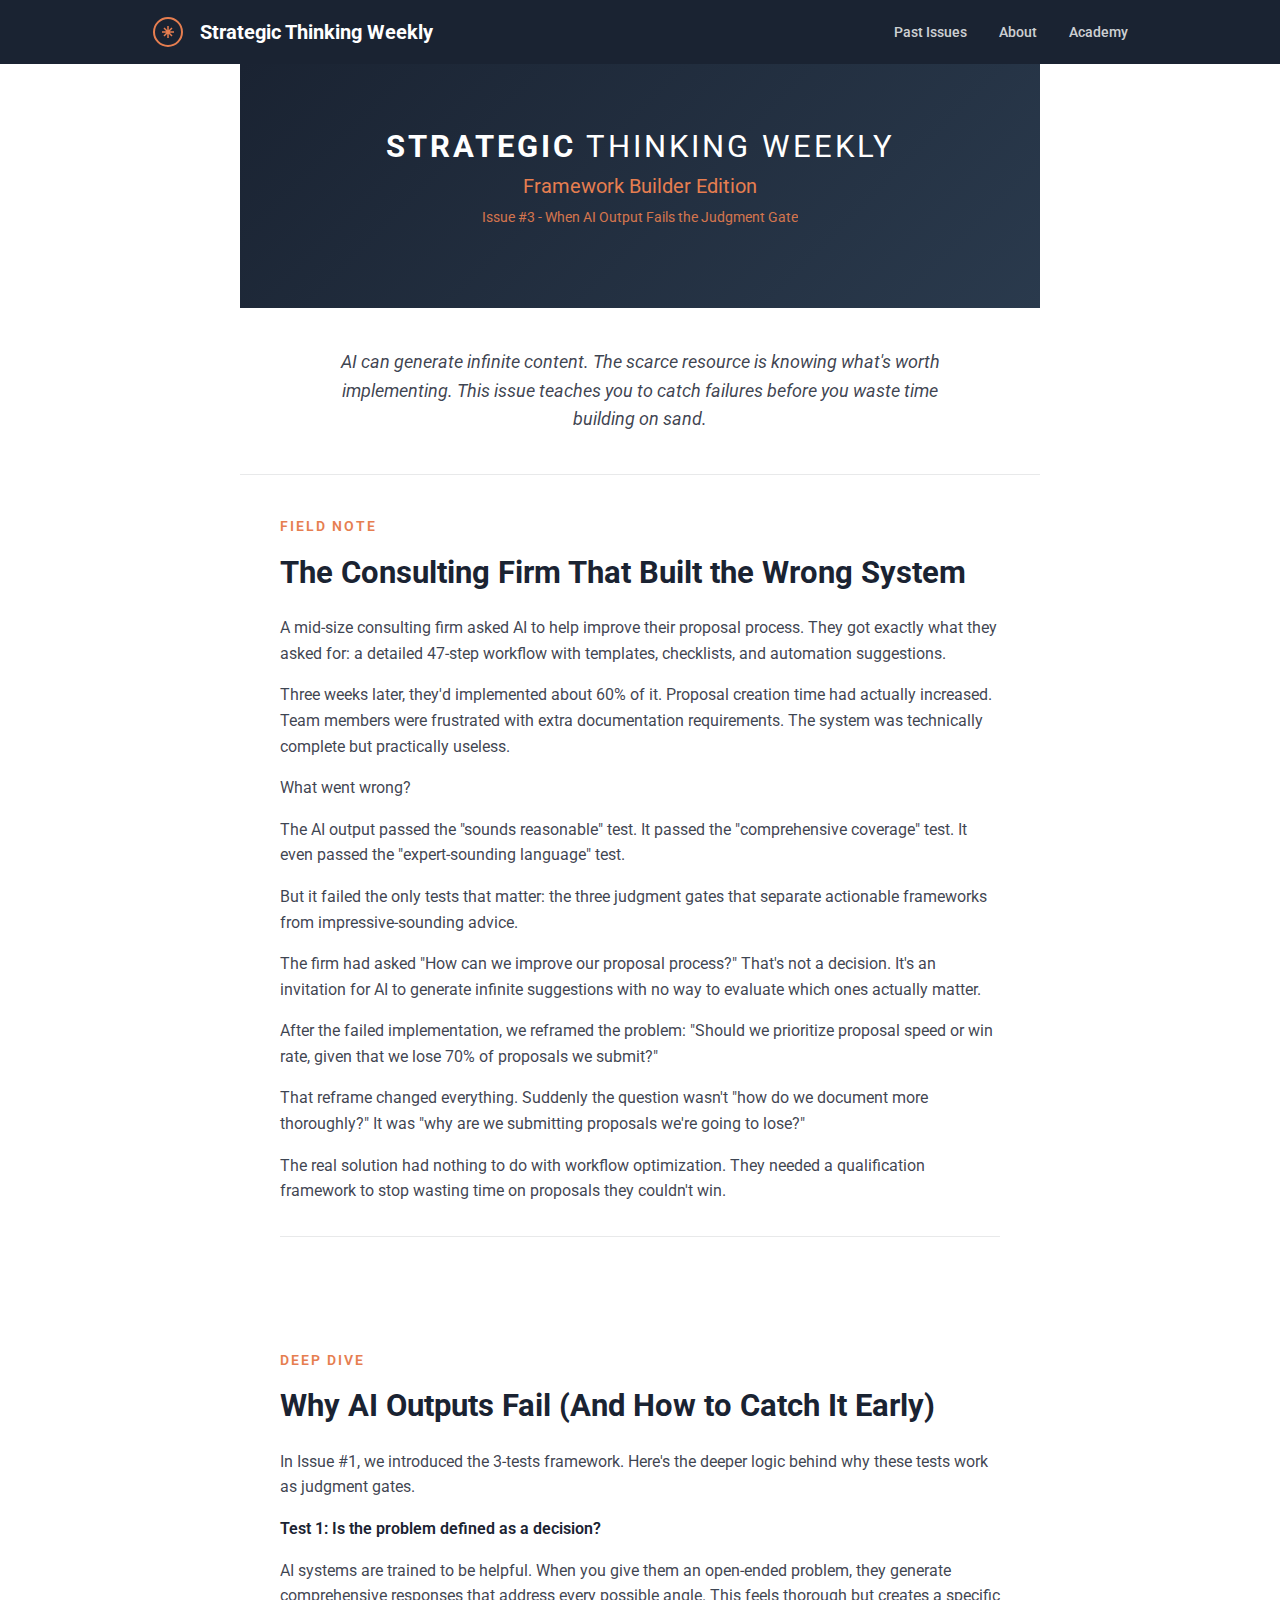
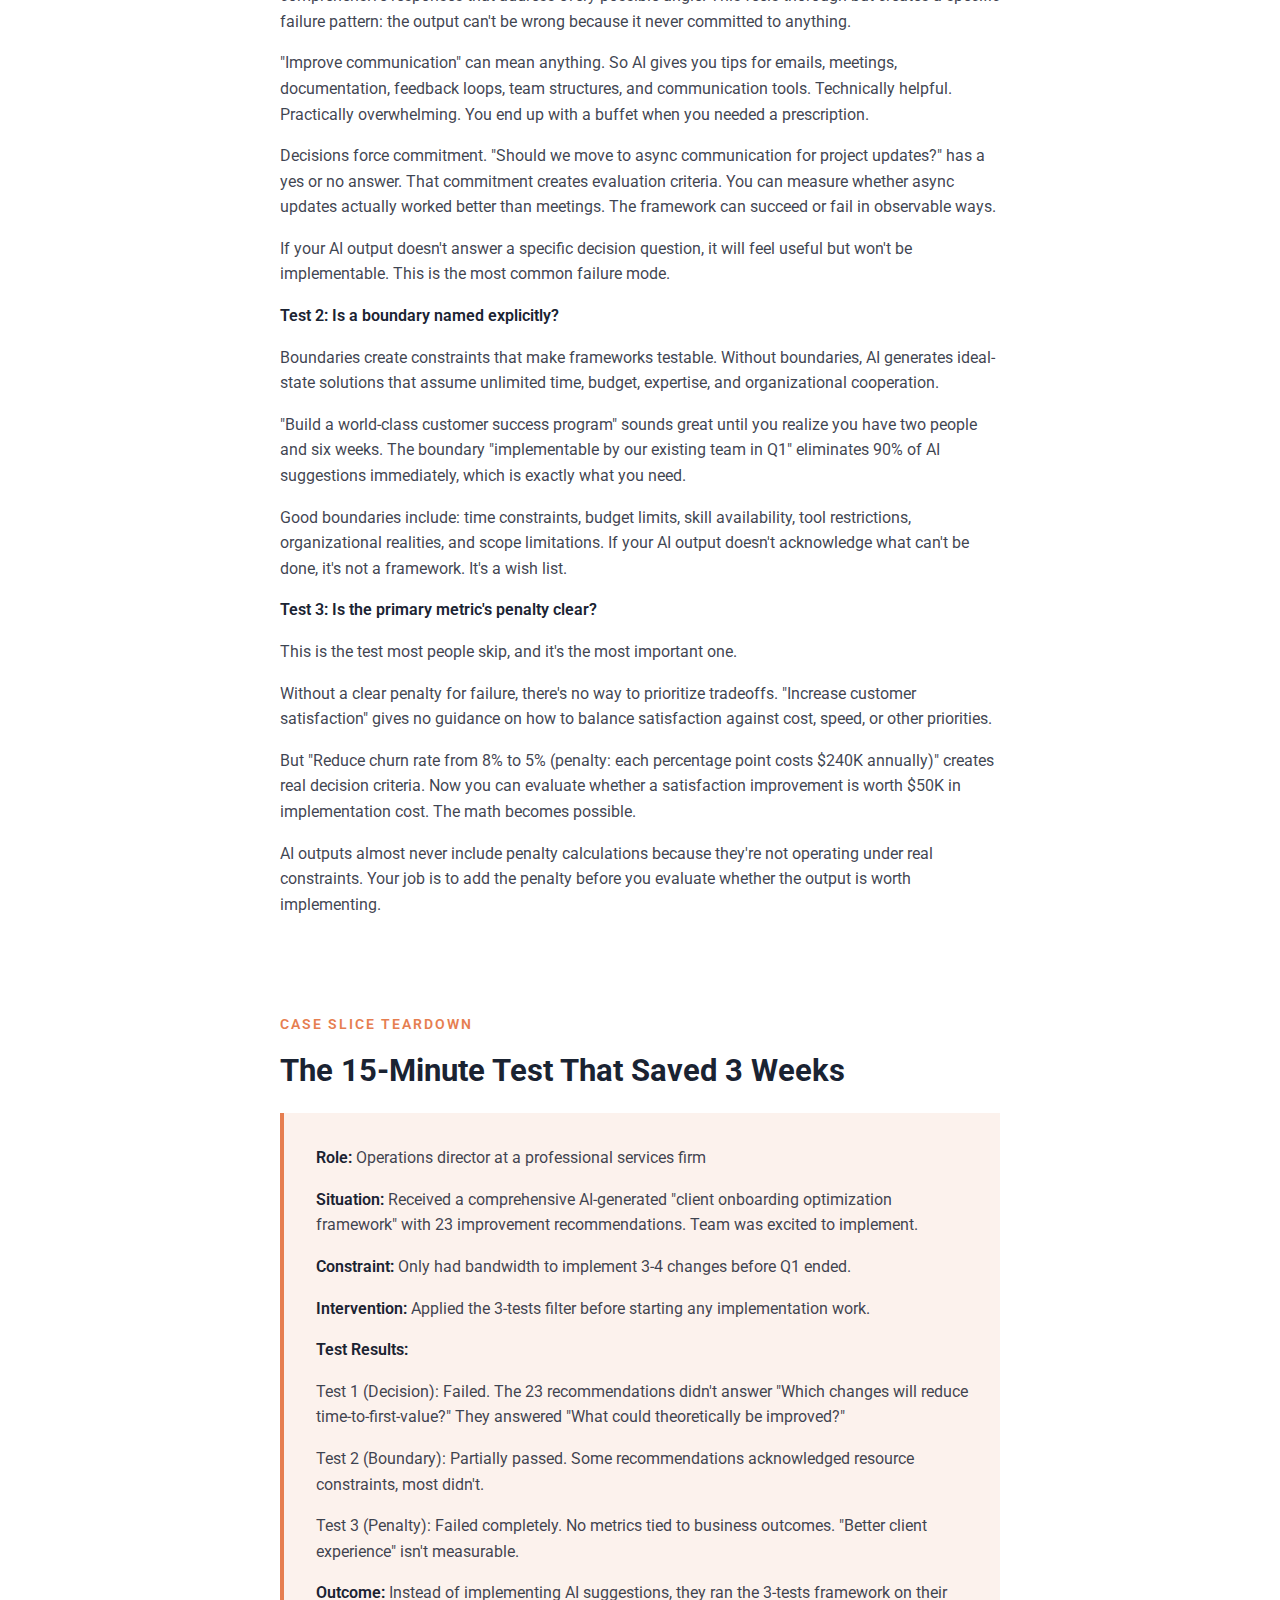
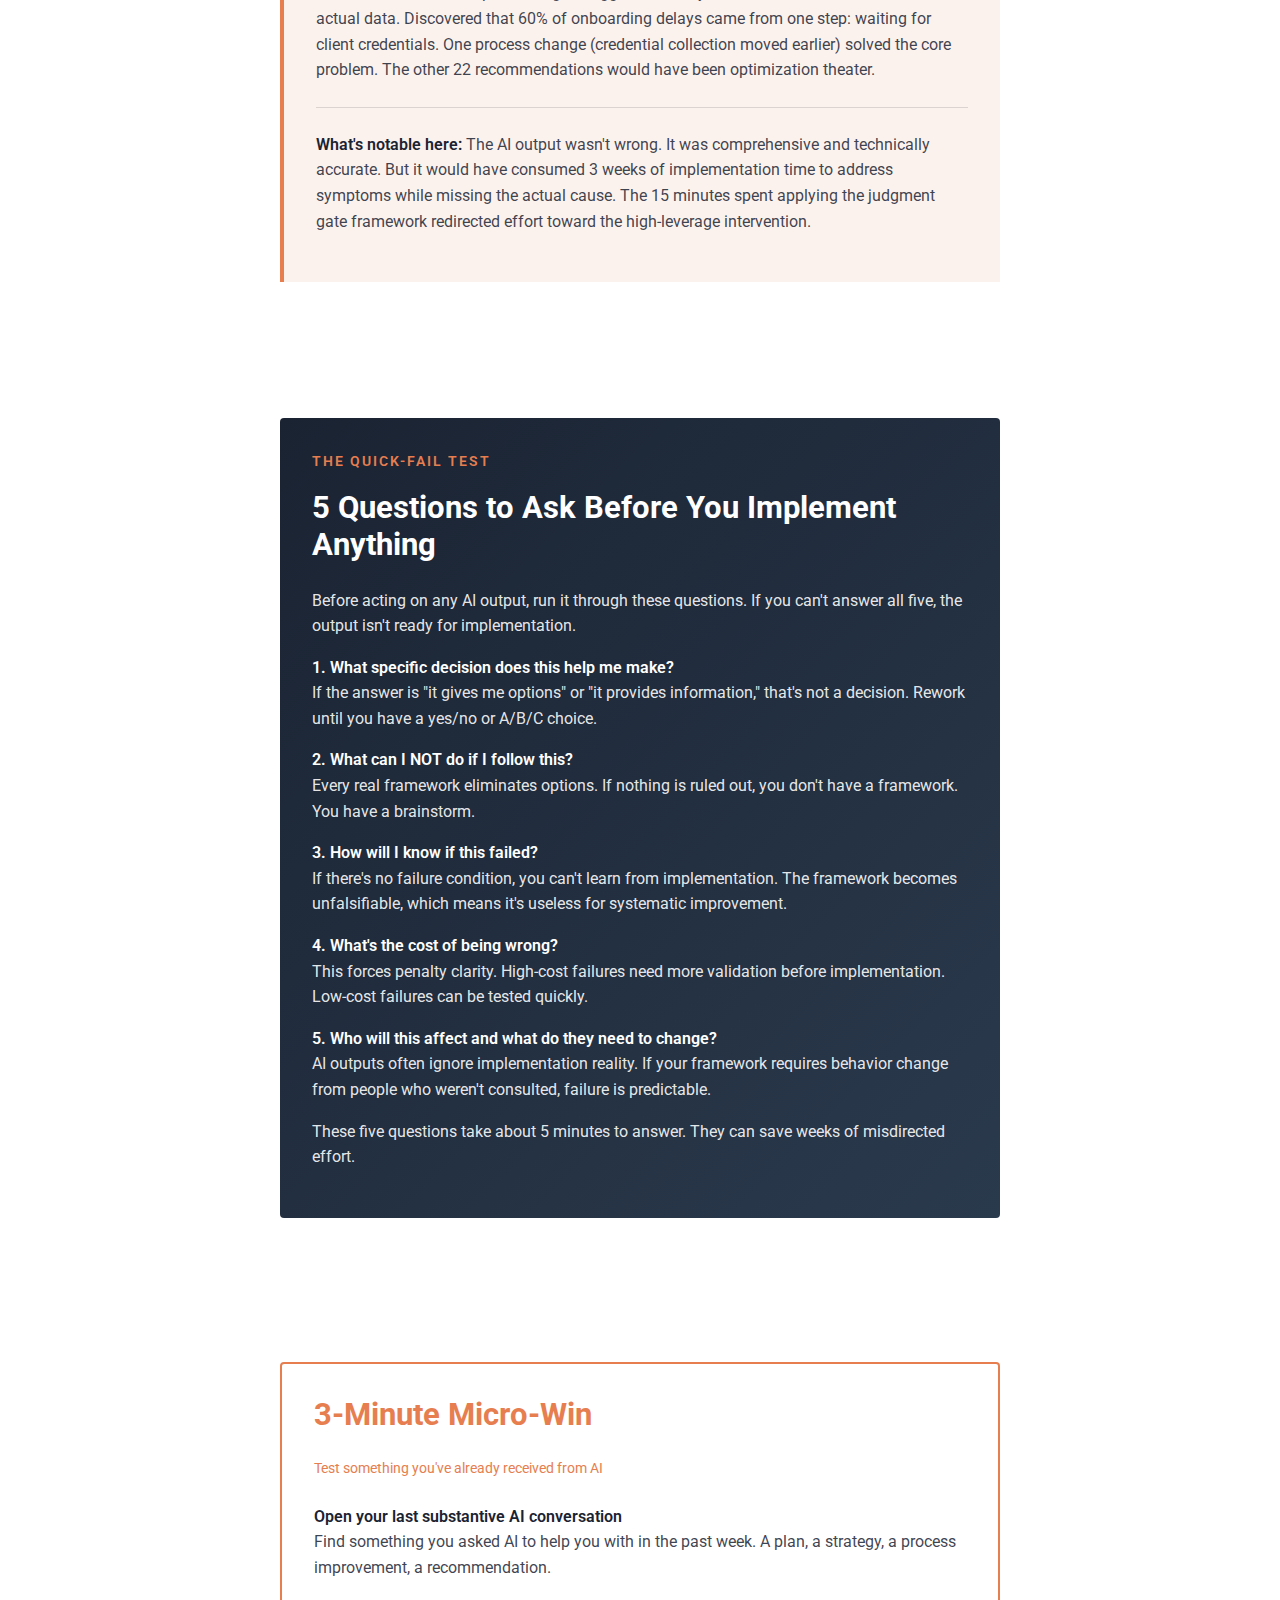
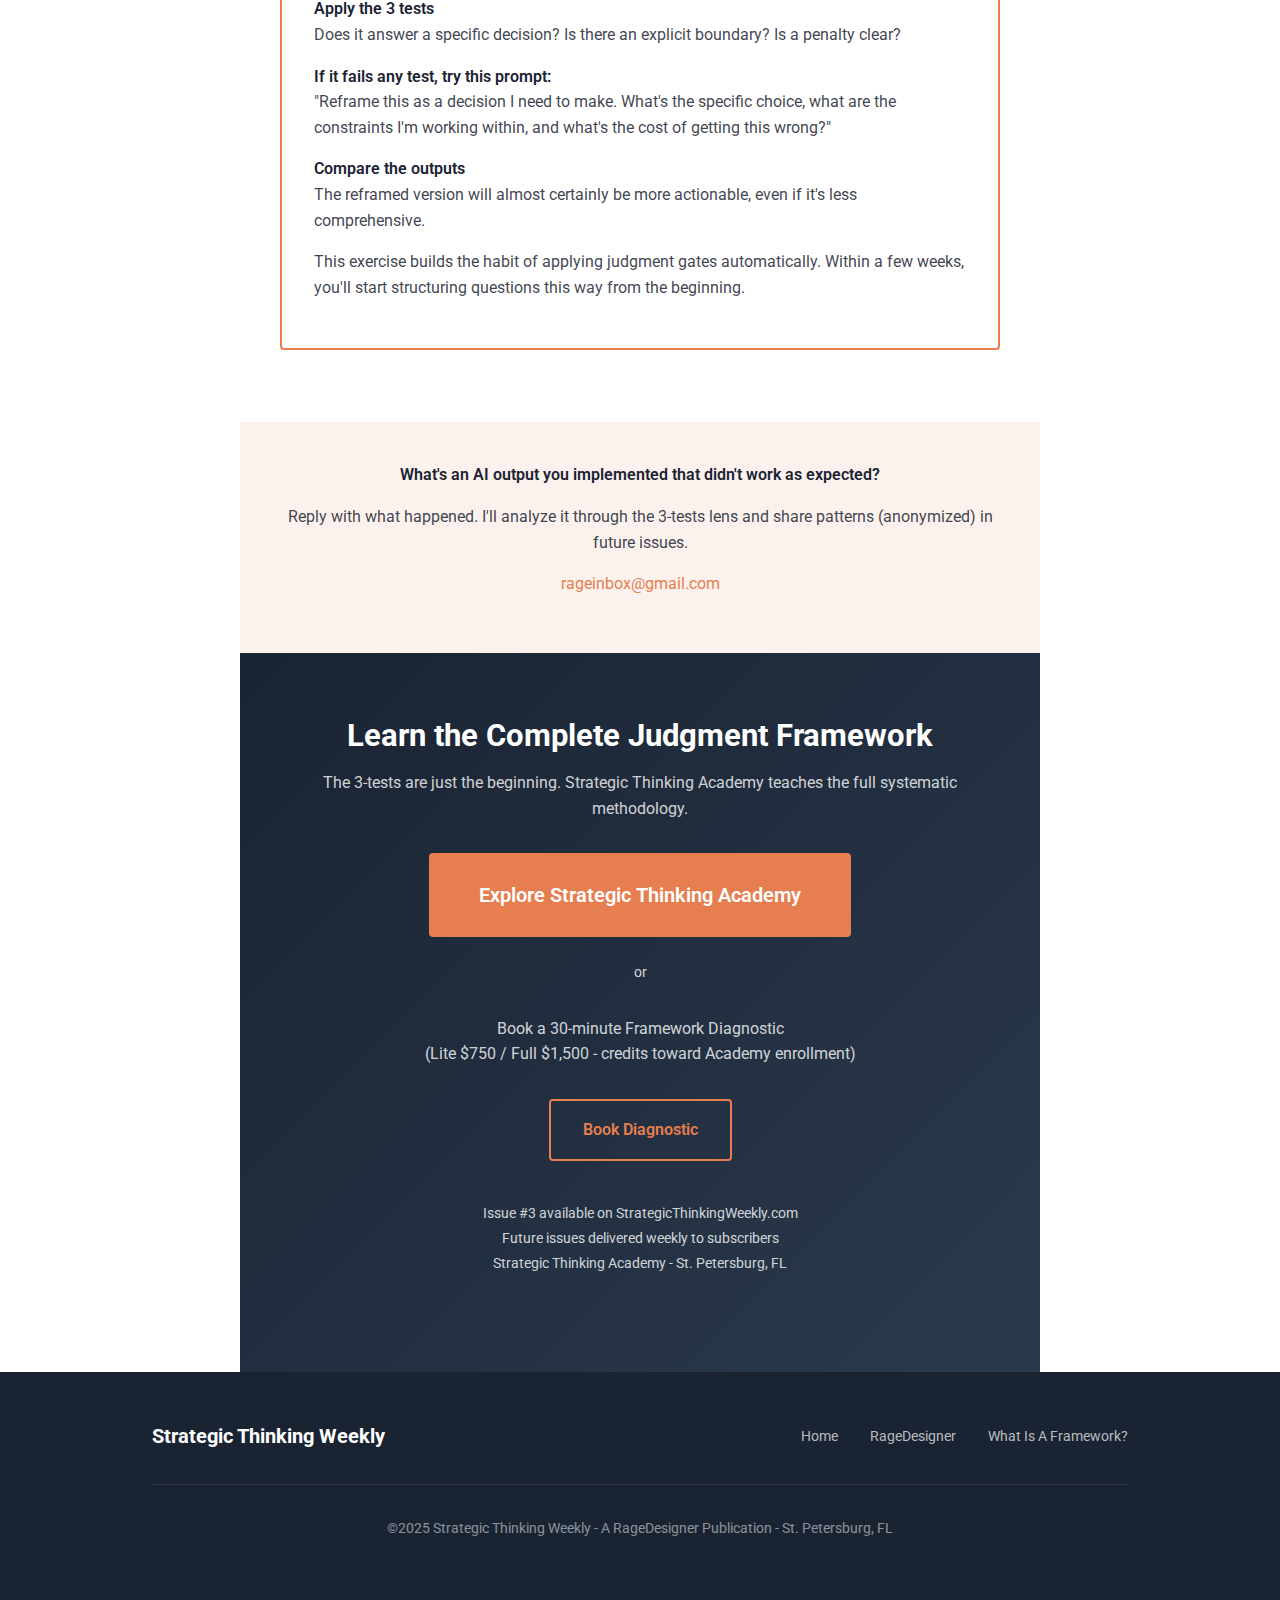
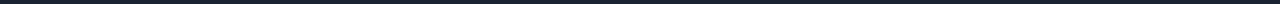
<file: issues/issue-3.html>
<!DOCTYPE html>
<html lang="en">
<head>
    <meta charset="UTF-8">
    <meta name="viewport" content="width=device-width, initial-scale=1.0">
    <title>Issue #3: When AI Output Fails the Judgment Gate | Strategic Thinking Weekly</title>
    <!-- Google tag (gtag.js) -->
    <script async src="https://www.googletagmanager.com/gtag/js?id=G-DNS55B96GL"></script>
    <script>
      window.dataLayer = window.dataLayer || [];
      function gtag(){dataLayer.push(arguments);}
      gtag('js', new Date());
      gtag('config', 'G-DNS55B96GL');
    </script>
    <meta name="description" content="Why most AI-generated solutions don't survive contact with reality. Deep dive on the 3-tests framework for evaluating AI output before you waste time implementing.">
    <meta property="og:title" content="Strategic Thinking Weekly #3: When AI Output Fails the Judgment Gate">
    <meta property="og:description" content="AI can generate infinite content. The scarce resource is knowing what's worth implementing.">
    <meta property="og:type" content="article">
    <meta property="og:url" content="https://strategicthinkingweekly.com/issues/issue-3.html">
    <meta property="og:image" content="https://app.ragedesigner.com/wp-content/uploads/2025/12/Strategic-thinking-weekly-ragedesigner.png">
    <meta name="twitter:card" content="summary_large_image">
    <meta name="twitter:image" content="https://app.ragedesigner.com/wp-content/uploads/2025/12/Strategic-thinking-weekly-ragedesigner.png">
    <link rel="canonical" href="https://strategicthinkingweekly.com/issues/issue-3.html">
    <link rel="preconnect" href="https://fonts.googleapis.com">
    <link rel="preconnect" href="https://fonts.gstatic.com" crossorigin>
    <link href="https://fonts.googleapis.com/css2?family=Roboto:wght@400;500;600;700&display=swap" rel="stylesheet">
    <link rel="stylesheet" href="../css/main.css">
</head>
<body>
    <nav class="nav">
        <div class="container nav-content">
            <a href="/" class="nav-logo">
                <svg viewBox="0 0 32 32" fill="none" xmlns="http://www.w3.org/2000/svg">
                    <circle cx="16" cy="16" r="14" stroke="#E67E50" stroke-width="2"/>
                    <path d="M10 16h12M16 10v12M12 12l8 8M20 12l-8 8" stroke="#E67E50" stroke-width="1.5"/>
                </svg>
                Strategic Thinking Weekly
            </a>
            <ul class="nav-links">
                <li><a href="/#issues">Past Issues</a></li>
                <li><a href="/#about">About</a></li>
                <li><a href="https://app.ragedesigner.com/strategic-thinking-academy/">Academy</a></li>
            </ul>
        </div>
    </nav>

    <div class="newsletter-container">
        <div class="newsletter-header">
            <h1><span>STRATEGIC</span> THINKING WEEKLY</h1>
            <h2>Framework Builder Edition</h2>
            <p class="newsletter-issue">Issue #3 - When AI Output Fails the Judgment Gate</p>
        </div>
        
        <div class="newsletter-hook">
            <p>AI can generate infinite content. The scarce resource is knowing what's worth implementing. This issue teaches you to catch failures before you waste time building on sand.</p>
        </div>
        
        <div class="newsletter-section">
            <p class="section-label">Field Note</p>
            <h3>The Consulting Firm That Built the Wrong System</h3>
            
            <p>A mid-size consulting firm asked AI to help improve their proposal process. They got exactly what they asked for: a detailed 47-step workflow with templates, checklists, and automation suggestions.</p>
            
            <p>Three weeks later, they'd implemented about 60% of it. Proposal creation time had actually increased. Team members were frustrated with extra documentation requirements. The system was technically complete but practically useless.</p>
            
            <p>What went wrong?</p>
            
            <p>The AI output passed the "sounds reasonable" test. It passed the "comprehensive coverage" test. It even passed the "expert-sounding language" test.</p>
            
            <p>But it failed the only tests that matter: the three judgment gates that separate actionable frameworks from impressive-sounding advice.</p>
            
            <p>The firm had asked "How can we improve our proposal process?" That's not a decision. It's an invitation for AI to generate infinite suggestions with no way to evaluate which ones actually matter.</p>
            
            <p>After the failed implementation, we reframed the problem: "Should we prioritize proposal speed or win rate, given that we lose 70% of proposals we submit?"</p>
            
            <p>That reframe changed everything. Suddenly the question wasn't "how do we document more thoroughly?" It was "why are we submitting proposals we're going to lose?"</p>
            
            <p>The real solution had nothing to do with workflow optimization. They needed a qualification framework to stop wasting time on proposals they couldn't win.</p>
            
            <hr>
        </div>
        
        <div class="newsletter-section">
            <p class="section-label">Deep Dive</p>
            <h3>Why AI Outputs Fail (And How to Catch It Early)</h3>
            
            <p>In Issue #1, we introduced the 3-tests framework. Here's the deeper logic behind why these tests work as judgment gates.</p>
            
            <p><strong>Test 1: Is the problem defined as a decision?</strong></p>
            
            <p>AI systems are trained to be helpful. When you give them an open-ended problem, they generate comprehensive responses that address every possible angle. This feels thorough but creates a specific failure pattern: the output can't be wrong because it never committed to anything.</p>
            
            <p>"Improve communication" can mean anything. So AI gives you tips for emails, meetings, documentation, feedback loops, team structures, and communication tools. Technically helpful. Practically overwhelming. You end up with a buffet when you needed a prescription.</p>
            
            <p>Decisions force commitment. "Should we move to async communication for project updates?" has a yes or no answer. That commitment creates evaluation criteria. You can measure whether async updates actually worked better than meetings. The framework can succeed or fail in observable ways.</p>
            
            <p>If your AI output doesn't answer a specific decision question, it will feel useful but won't be implementable. This is the most common failure mode.</p>
            
            <p><strong>Test 2: Is a boundary named explicitly?</strong></p>
            
            <p>Boundaries create constraints that make frameworks testable. Without boundaries, AI generates ideal-state solutions that assume unlimited time, budget, expertise, and organizational cooperation.</p>
            
            <p>"Build a world-class customer success program" sounds great until you realize you have two people and six weeks. The boundary "implementable by our existing team in Q1" eliminates 90% of AI suggestions immediately, which is exactly what you need.</p>
            
            <p>Good boundaries include: time constraints, budget limits, skill availability, tool restrictions, organizational realities, and scope limitations. If your AI output doesn't acknowledge what can't be done, it's not a framework. It's a wish list.</p>
            
            <p><strong>Test 3: Is the primary metric's penalty clear?</strong></p>
            
            <p>This is the test most people skip, and it's the most important one.</p>
            
            <p>Without a clear penalty for failure, there's no way to prioritize tradeoffs. "Increase customer satisfaction" gives no guidance on how to balance satisfaction against cost, speed, or other priorities.</p>
            
            <p>But "Reduce churn rate from 8% to 5% (penalty: each percentage point costs $240K annually)" creates real decision criteria. Now you can evaluate whether a satisfaction improvement is worth $50K in implementation cost. The math becomes possible.</p>
            
            <p>AI outputs almost never include penalty calculations because they're not operating under real constraints. Your job is to add the penalty before you evaluate whether the output is worth implementing.</p>
        </div>
        
        <div class="newsletter-section">
            <p class="section-label">Case Slice Teardown</p>
            <h3>The 15-Minute Test That Saved 3 Weeks</h3>
            
            <div class="case-study">
                <p><strong>Role:</strong> Operations director at a professional services firm</p>
                <p><strong>Situation:</strong> Received a comprehensive AI-generated "client onboarding optimization framework" with 23 improvement recommendations. Team was excited to implement.</p>
                <p><strong>Constraint:</strong> Only had bandwidth to implement 3-4 changes before Q1 ended.</p>
                <p><strong>Intervention:</strong> Applied the 3-tests filter before starting any implementation work.</p>
                
                <p><strong>Test Results:</strong></p>
                <p>Test 1 (Decision): Failed. The 23 recommendations didn't answer "Which changes will reduce time-to-first-value?" They answered "What could theoretically be improved?"</p>
                <p>Test 2 (Boundary): Partially passed. Some recommendations acknowledged resource constraints, most didn't.</p>
                <p>Test 3 (Penalty): Failed completely. No metrics tied to business outcomes. "Better client experience" isn't measurable.</p>
                
                <p><strong>Outcome:</strong> Instead of implementing AI suggestions, they ran the 3-tests framework on their actual data. Discovered that 60% of onboarding delays came from one step: waiting for client credentials. One process change (credential collection moved earlier) solved the core problem. The other 22 recommendations would have been optimization theater.</p>
                
                <div class="notable">
                    <p><strong>What's notable here:</strong> The AI output wasn't wrong. It was comprehensive and technically accurate. But it would have consumed 3 weeks of implementation time to address symptoms while missing the actual cause. The 15 minutes spent applying the judgment gate framework redirected effort toward the high-leverage intervention.</p>
                </div>
            </div>
        </div>
        
        <div class="newsletter-section">
            <div class="judgment-gate">
                <p class="section-label">The Quick-Fail Test</p>
                <h3>5 Questions to Ask Before You Implement Anything</h3>
                
                <p>Before acting on any AI output, run it through these questions. If you can't answer all five, the output isn't ready for implementation.</p>
                
                <p><strong>1. What specific decision does this help me make?</strong><br>
                If the answer is "it gives me options" or "it provides information," that's not a decision. Rework until you have a yes/no or A/B/C choice.</p>
                
                <p><strong>2. What can I NOT do if I follow this?</strong><br>
                Every real framework eliminates options. If nothing is ruled out, you don't have a framework. You have a brainstorm.</p>
                
                <p><strong>3. How will I know if this failed?</strong><br>
                If there's no failure condition, you can't learn from implementation. The framework becomes unfalsifiable, which means it's useless for systematic improvement.</p>
                
                <p><strong>4. What's the cost of being wrong?</strong><br>
                This forces penalty clarity. High-cost failures need more validation before implementation. Low-cost failures can be tested quickly.</p>
                
                <p><strong>5. Who will this affect and what do they need to change?</strong><br>
                AI outputs often ignore implementation reality. If your framework requires behavior change from people who weren't consulted, failure is predictable.</p>
                
                <p>These five questions take about 5 minutes to answer. They can save weeks of misdirected effort.</p>
            </div>
        </div>
        
        <div class="newsletter-section">
            <div class="micro-win">
                <h3>3-Minute Micro-Win</h3>
                <p class="subtitle">Test something you've already received from AI</p>
                
                <p><strong>Open your last substantive AI conversation</strong><br>
                Find something you asked AI to help you with in the past week. A plan, a strategy, a process improvement, a recommendation.</p>
                
                <p><strong>Apply the 3 tests</strong><br>
                Does it answer a specific decision? Is there an explicit boundary? Is a penalty clear?</p>
                
                <p><strong>If it fails any test, try this prompt:</strong><br>
                "Reframe this as a decision I need to make. What's the specific choice, what are the constraints I'm working within, and what's the cost of getting this wrong?"</p>
                
                <p><strong>Compare the outputs</strong><br>
                The reframed version will almost certainly be more actionable, even if it's less comprehensive.</p>
                
                <p>This exercise builds the habit of applying judgment gates automatically. Within a few weeks, you'll start structuring questions this way from the beginning.</p>
            </div>
        </div>
        
        <div class="newsletter-engagement">
            <p><strong>What's an AI output you implemented that didn't work as expected?</strong></p>
            <p>Reply with what happened. I'll analyze it through the 3-tests lens and share patterns (anonymized) in future issues.</p>
            <p><a href="mailto:rageinbox@gmail.com">rageinbox@gmail.com</a></p>
        </div>
        
        <div class="newsletter-cta">
            <h3>Learn the Complete Judgment Framework</h3>
            <p>The 3-tests are just the beginning. Strategic Thinking Academy teaches the full systematic methodology.</p>
            
            <a href="https://app.ragedesigner.com/strategic-thinking-academy/" class="btn btn-primary btn-lg">Explore Strategic Thinking Academy</a>
            
            <p class="or-divider">or</p>
            
            <p>Book a 30-minute Framework Diagnostic<br>
            (Lite $750 / Full $1,500 - credits toward Academy enrollment)</p>
            
            <a href="https://app.ragedesigner.com/contact/" class="btn btn-secondary">Book Diagnostic</a>
            
            <p class="small-text">
                Issue #3 available on StrategicThinkingWeekly.com<br>
                Future issues delivered weekly to subscribers<br>
                Strategic Thinking Academy - St. Petersburg, FL
            </p>
        </div>
    </div>

    <footer class="footer">
        <div class="container">
            <div class="footer-content">
                <span class="footer-logo">Strategic Thinking Weekly</span>
                <ul class="footer-links">
                    <li><a href="/">Home</a></li>
                    <li><a href="https://ragedesigner.com">RageDesigner</a></li>
                    <li><a href="https://whatisaframework.com">What Is A Framework?</a></li>
                </ul>
            </div>
            <div class="footer-bottom">
                <p>©2025 Strategic Thinking Weekly - A RageDesigner Publication - St. Petersburg, FL</p>
            </div>
        </div>
    </footer>
</body>
</html>
</file>
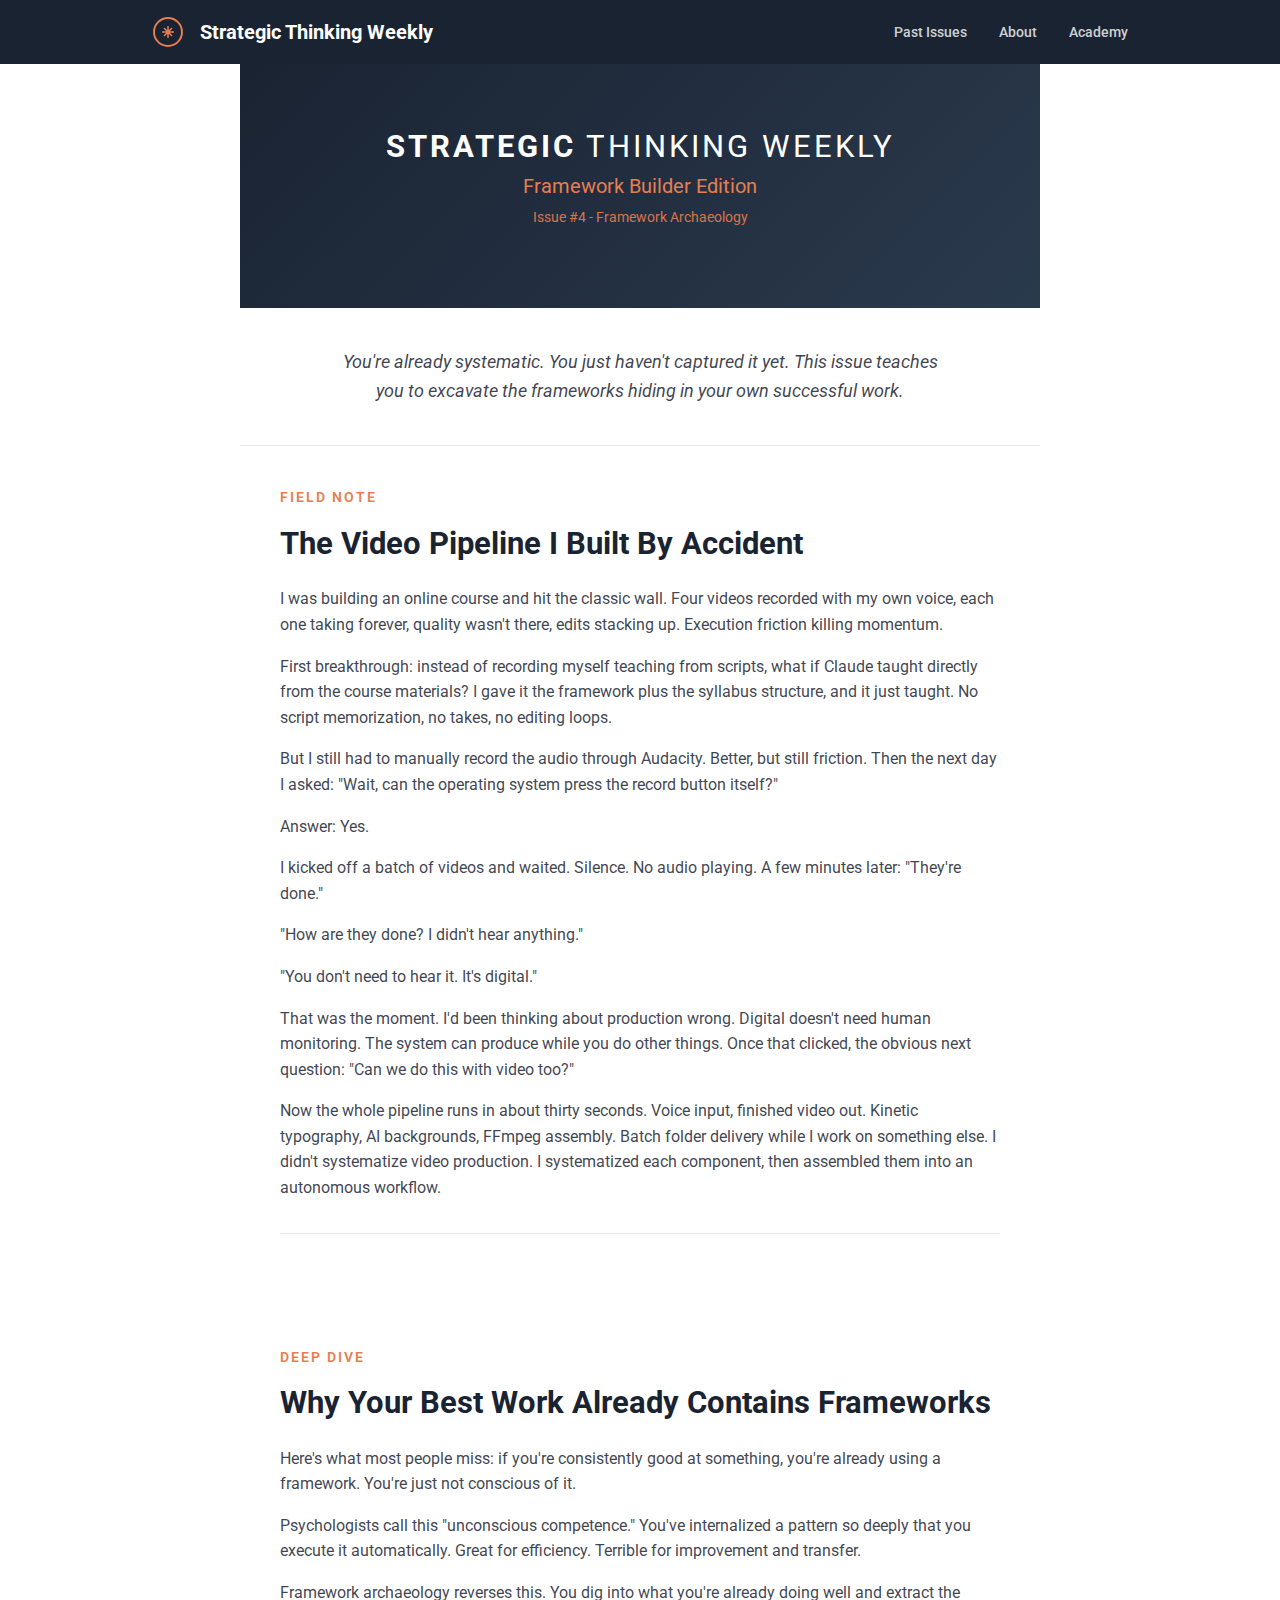
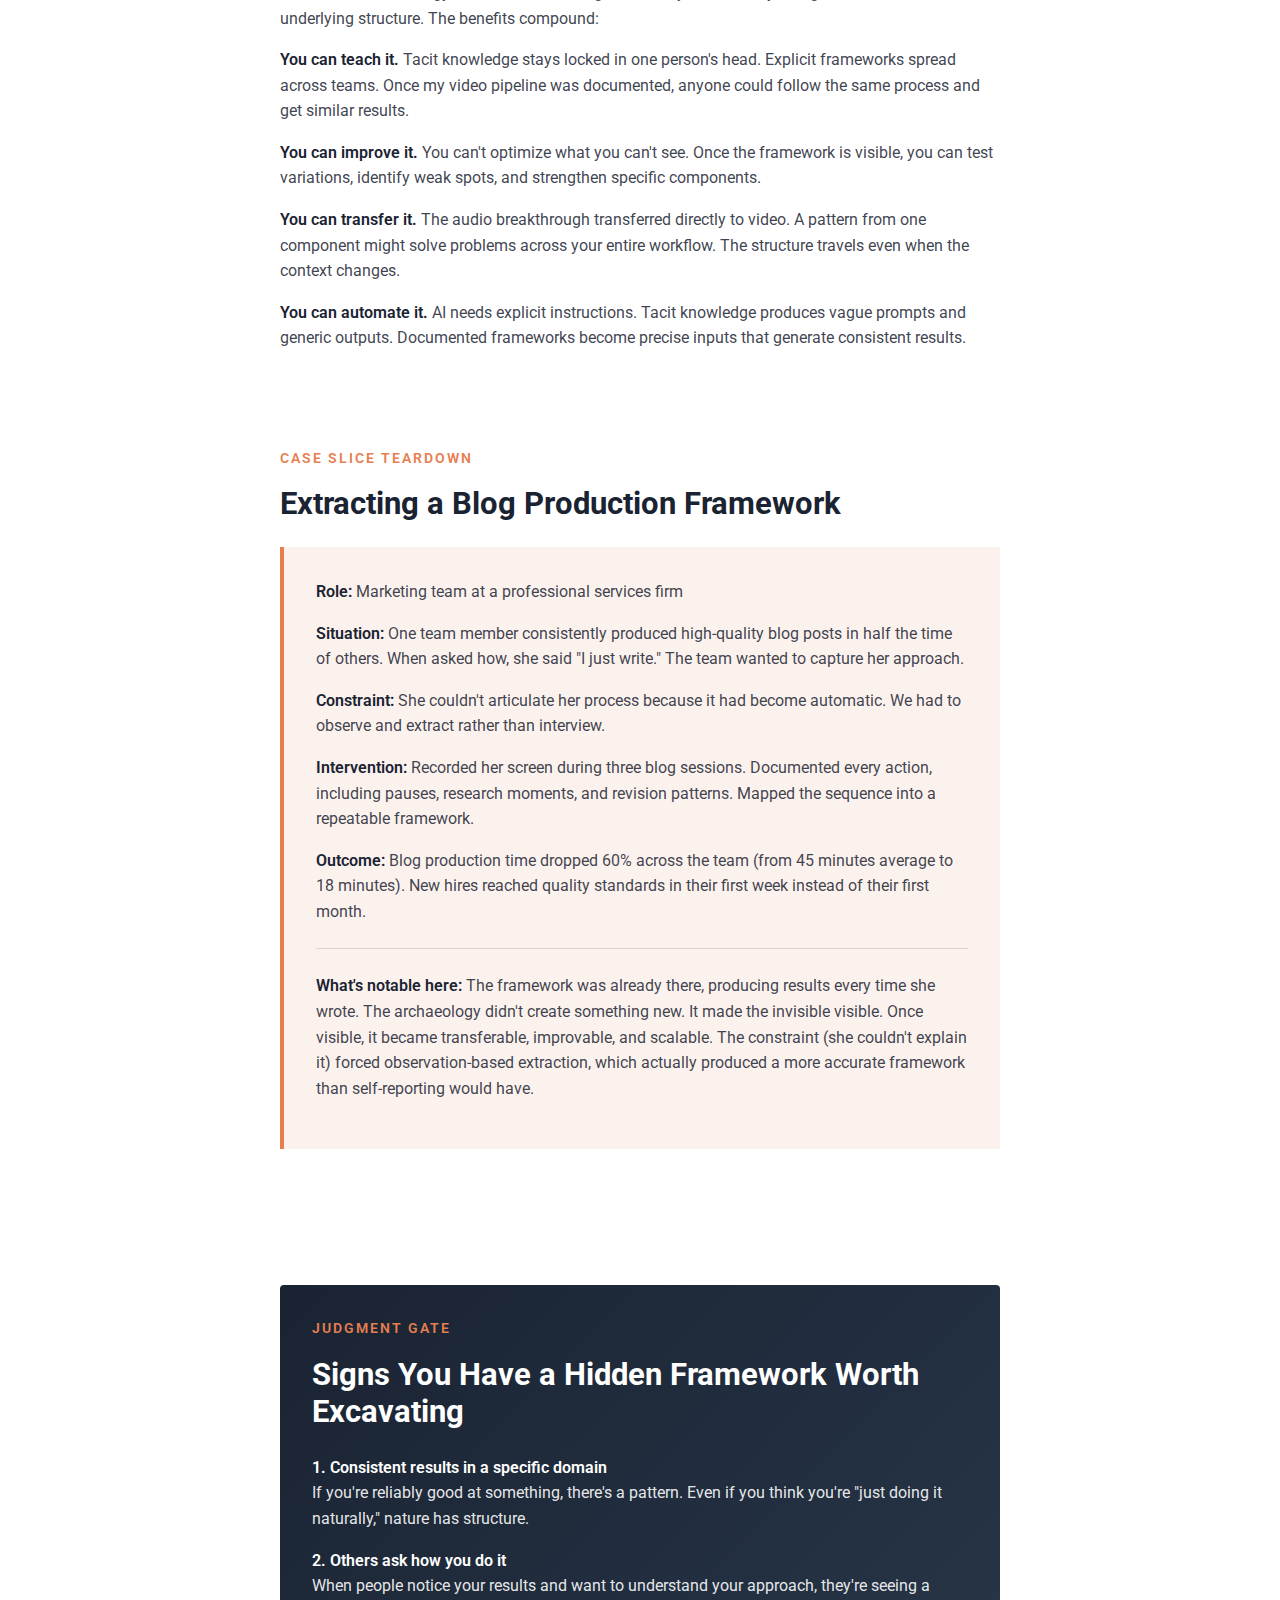
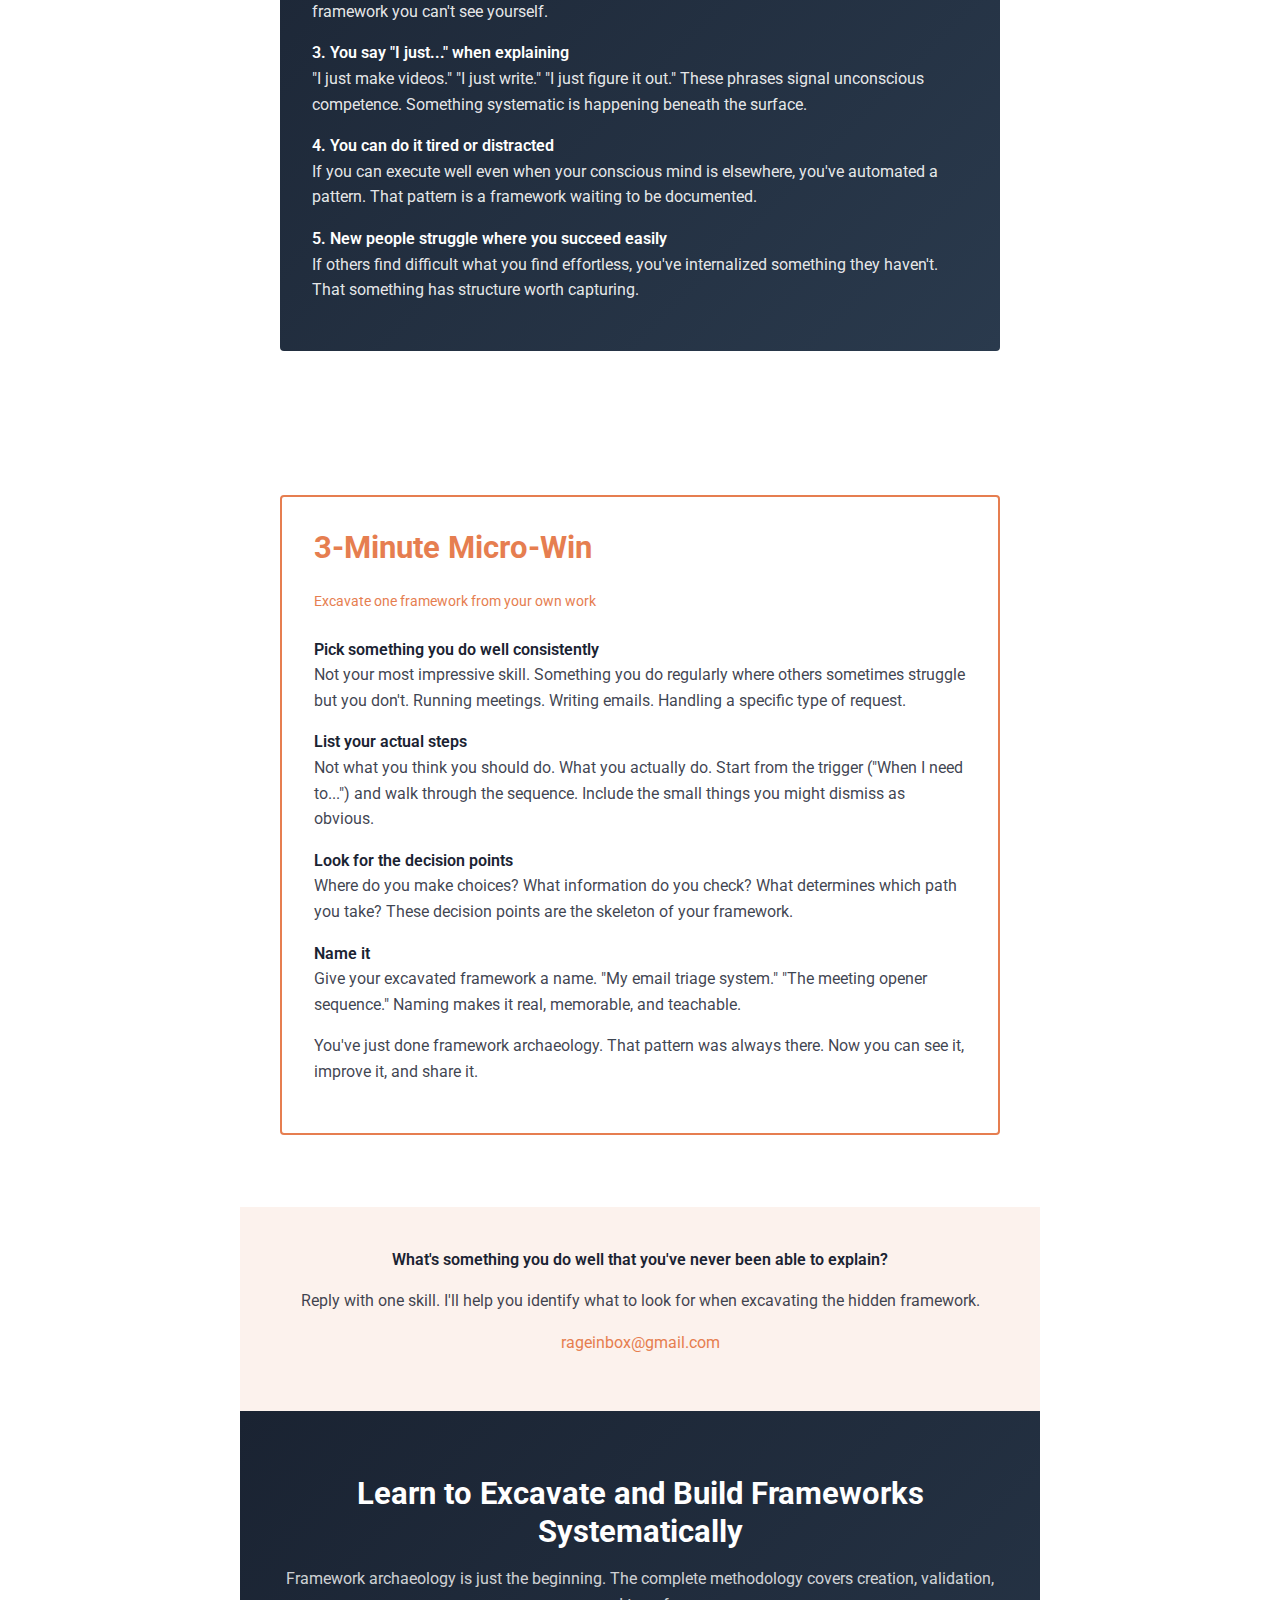
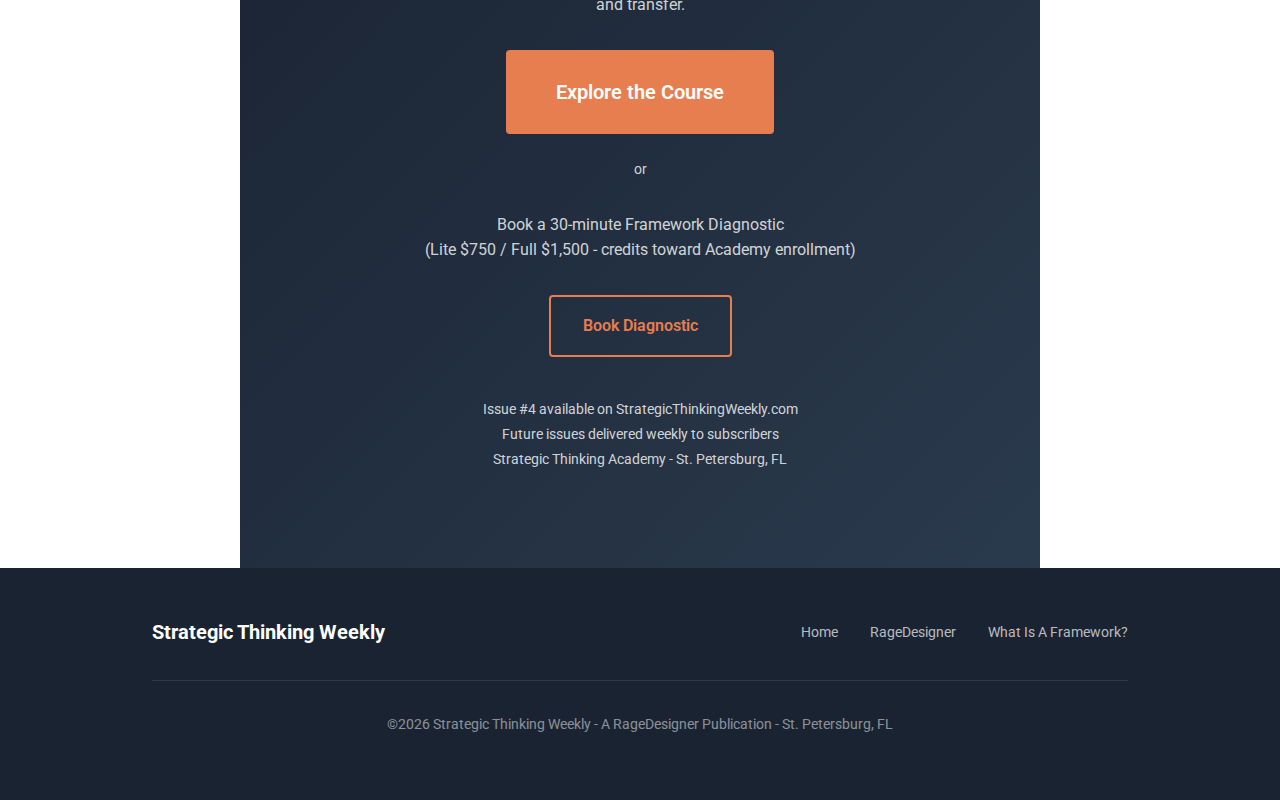
<file: issues/issue-4.html>
<!DOCTYPE html>
<html lang="en">
<head>
    <meta charset="UTF-8">
    <meta name="viewport" content="width=device-width, initial-scale=1.0">
    <title>Issue #4: Framework Archaeology | Strategic Thinking Weekly</title>
    <!-- Google tag (gtag.js) -->
    <script async src="https://www.googletagmanager.com/gtag/js?id=G-DNS55B96GL"></script>
    <script>
      window.dataLayer = window.dataLayer || [];
      function gtag(){dataLayer.push(arguments);}
      gtag('js', new Date());
      gtag('config', 'G-DNS55B96GL');
    </script>
    <meta name="description" content="How to reverse-engineer frameworks from successful outcomes. Find the systematic thinking hidden in what already works.">
    <meta property="og:title" content="Strategic Thinking Weekly #4: Framework Archaeology">
    <meta property="og:description" content="You're already systematic. You just haven't captured it yet.">
    <meta property="og:type" content="article">
    <meta property="og:url" content="https://strategicthinkingweekly.com/issues/issue-4.html">
    <meta property="og:image" content="https://app.ragedesigner.com/wp-content/uploads/2025/11/strategic-thinking-academy-ragedesigner.png">
    <meta name="twitter:card" content="summary_large_image">
    <meta name="twitter:image" content="https://app.ragedesigner.com/wp-content/uploads/2025/11/strategic-thinking-academy-ragedesigner.png">
    <link rel="canonical" href="https://strategicthinkingweekly.com/issues/issue-4.html">
    <link rel="preconnect" href="https://fonts.googleapis.com">
    <link rel="preconnect" href="https://fonts.gstatic.com" crossorigin>
    <link href="https://fonts.googleapis.com/css2?family=Roboto:wght@400;500;600;700&display=swap" rel="stylesheet">
    <link rel="stylesheet" href="../css/main.css">
</head>
<body>
    <nav class="nav">
        <div class="container nav-content">
            <a href="/" class="nav-logo">
                <svg viewBox="0 0 32 32" fill="none" xmlns="http://www.w3.org/2000/svg">
                    <circle cx="16" cy="16" r="14" stroke="#E67E50" stroke-width="2"/>
                    <path d="M10 16h12M16 10v12M12 12l8 8M20 12l-8 8" stroke="#E67E50" stroke-width="1.5"/>
                </svg>
                Strategic Thinking Weekly
            </a>
            <ul class="nav-links">
                <li><a href="/#issues">Past Issues</a></li>
                <li><a href="/#about">About</a></li>
                <li><a href="https://app.ragedesigner.com/strategic-thinking-academy/">Academy</a></li>
            </ul>
        </div>
    </nav>

    <div class="newsletter-container">
        <div class="newsletter-header">
            <h1><span>STRATEGIC</span> THINKING WEEKLY</h1>
            <h2>Framework Builder Edition</h2>
            <p class="newsletter-issue">Issue #4 - Framework Archaeology</p>
        </div>
        
        <div class="newsletter-hook">
            <p>You're already systematic. You just haven't captured it yet. This issue teaches you to excavate the frameworks hiding in your own successful work.</p>
        </div>
        
        <div class="newsletter-section">
            <p class="section-label">Field Note</p>
            <h3>The Video Pipeline I Built By Accident</h3>
            
            <p>I was building an online course and hit the classic wall. Four videos recorded with my own voice, each one taking forever, quality wasn't there, edits stacking up. Execution friction killing momentum.</p>
            
            <p>First breakthrough: instead of recording myself teaching from scripts, what if Claude taught directly from the course materials? I gave it the framework plus the syllabus structure, and it just taught. No script memorization, no takes, no editing loops.</p>
            
            <p>But I still had to manually record the audio through Audacity. Better, but still friction. Then the next day I asked: "Wait, can the operating system press the record button itself?"</p>
            
            <p>Answer: Yes.</p>
            
            <p>I kicked off a batch of videos and waited. Silence. No audio playing. A few minutes later: "They're done."</p>
            
            <p>"How are they done? I didn't hear anything."</p>
            
            <p>"You don't need to hear it. It's digital."</p>
            
            <p>That was the moment. I'd been thinking about production wrong. Digital doesn't need human monitoring. The system can produce while you do other things. Once that clicked, the obvious next question: "Can we do this with video too?"</p>
            
            <p>Now the whole pipeline runs in about thirty seconds. Voice input, finished video out. Kinetic typography, AI backgrounds, FFmpeg assembly. Batch folder delivery while I work on something else. I didn't systematize video production. I systematized each component, then assembled them into an autonomous workflow.</p>
            
            <hr>
        </div>
        
        <div class="newsletter-section">
            <p class="section-label">Deep Dive</p>
            <h3>Why Your Best Work Already Contains Frameworks</h3>
            
            <p>Here's what most people miss: if you're consistently good at something, you're already using a framework. You're just not conscious of it.</p>
            
            <p>Psychologists call this "unconscious competence." You've internalized a pattern so deeply that you execute it automatically. Great for efficiency. Terrible for improvement and transfer.</p>
            
            <p>Framework archaeology reverses this. You dig into what you're already doing well and extract the underlying structure. The benefits compound:</p>
            
            <p><strong>You can teach it.</strong> Tacit knowledge stays locked in one person's head. Explicit frameworks spread across teams. Once my video pipeline was documented, anyone could follow the same process and get similar results.</p>
            
            <p><strong>You can improve it.</strong> You can't optimize what you can't see. Once the framework is visible, you can test variations, identify weak spots, and strengthen specific components.</p>
            
            <p><strong>You can transfer it.</strong> The audio breakthrough transferred directly to video. A pattern from one component might solve problems across your entire workflow. The structure travels even when the context changes.</p>
            
            <p><strong>You can automate it.</strong> AI needs explicit instructions. Tacit knowledge produces vague prompts and generic outputs. Documented frameworks become precise inputs that generate consistent results.</p>
        </div>
        
        <div class="newsletter-section">
            <p class="section-label">Case Slice Teardown</p>
            <h3>Extracting a Blog Production Framework</h3>
            
            <div class="case-study">
                <p><strong>Role:</strong> Marketing team at a professional services firm</p>
                <p><strong>Situation:</strong> One team member consistently produced high-quality blog posts in half the time of others. When asked how, she said "I just write." The team wanted to capture her approach.</p>
                <p><strong>Constraint:</strong> She couldn't articulate her process because it had become automatic. We had to observe and extract rather than interview.</p>
                <p><strong>Intervention:</strong> Recorded her screen during three blog sessions. Documented every action, including pauses, research moments, and revision patterns. Mapped the sequence into a repeatable framework.</p>
                <p><strong>Outcome:</strong> Blog production time dropped 60% across the team (from 45 minutes average to 18 minutes). New hires reached quality standards in their first week instead of their first month.</p>
                
                <div class="notable">
                    <p><strong>What's notable here:</strong> The framework was already there, producing results every time she wrote. The archaeology didn't create something new. It made the invisible visible. Once visible, it became transferable, improvable, and scalable. The constraint (she couldn't explain it) forced observation-based extraction, which actually produced a more accurate framework than self-reporting would have.</p>
                </div>
            </div>
        </div>
        
        <div class="newsletter-section">
            <div class="judgment-gate">
                <p class="section-label">Judgment Gate</p>
                <h3>Signs You Have a Hidden Framework Worth Excavating</h3>
                
                <p><strong>1. Consistent results in a specific domain</strong><br>
                If you're reliably good at something, there's a pattern. Even if you think you're "just doing it naturally," nature has structure.</p>
                
                <p><strong>2. Others ask how you do it</strong><br>
                When people notice your results and want to understand your approach, they're seeing a framework you can't see yourself.</p>
                
                <p><strong>3. You say "I just..." when explaining</strong><br>
                "I just make videos." "I just write." "I just figure it out." These phrases signal unconscious competence. Something systematic is happening beneath the surface.</p>
                
                <p><strong>4. You can do it tired or distracted</strong><br>
                If you can execute well even when your conscious mind is elsewhere, you've automated a pattern. That pattern is a framework waiting to be documented.</p>
                
                <p><strong>5. New people struggle where you succeed easily</strong><br>
                If others find difficult what you find effortless, you've internalized something they haven't. That something has structure worth capturing.</p>
            </div>
        </div>
        
        <div class="newsletter-section">
            <div class="micro-win">
                <h3>3-Minute Micro-Win</h3>
                <p class="subtitle">Excavate one framework from your own work</p>
                
                <p><strong>Pick something you do well consistently</strong><br>
                Not your most impressive skill. Something you do regularly where others sometimes struggle but you don't. Running meetings. Writing emails. Handling a specific type of request.</p>
                
                <p><strong>List your actual steps</strong><br>
                Not what you think you should do. What you actually do. Start from the trigger ("When I need to...") and walk through the sequence. Include the small things you might dismiss as obvious.</p>
                
                <p><strong>Look for the decision points</strong><br>
                Where do you make choices? What information do you check? What determines which path you take? These decision points are the skeleton of your framework.</p>
                
                <p><strong>Name it</strong><br>
                Give your excavated framework a name. "My email triage system." "The meeting opener sequence." Naming makes it real, memorable, and teachable.</p>
                
                <p>You've just done framework archaeology. That pattern was always there. Now you can see it, improve it, and share it.</p>
            </div>
        </div>
        
        <div class="newsletter-engagement">
            <p><strong>What's something you do well that you've never been able to explain?</strong></p>
            <p>Reply with one skill. I'll help you identify what to look for when excavating the hidden framework.</p>
            <p><a href="mailto:rageinbox@gmail.com">rageinbox@gmail.com</a></p>
        </div>
        
        <div class="newsletter-cta">
            <h3>Learn to Excavate and Build Frameworks Systematically</h3>
            <p>Framework archaeology is just the beginning. The complete methodology covers creation, validation, and transfer.</p>
            
            <a href="https://loveyourlimits.com/" class="btn btn-primary btn-lg">Explore the Course</a>
            
            <p class="or-divider">or</p>
            
            <p>Book a 30-minute Framework Diagnostic<br>
            (Lite $750 / Full $1,500 - credits toward Academy enrollment)</p>
            
            <a href="https://app.ragedesigner.com/contact/" class="btn btn-secondary">Book Diagnostic</a>
            
            <p class="small-text">
                Issue #4 available on StrategicThinkingWeekly.com<br>
                Future issues delivered weekly to subscribers<br>
                Strategic Thinking Academy - St. Petersburg, FL
            </p>
        </div>
    </div>

    <footer class="footer">
        <div class="container">
            <div class="footer-content">
                <span class="footer-logo">Strategic Thinking Weekly</span>
                <ul class="footer-links">
                    <li><a href="/">Home</a></li>
                    <li><a href="https://ragedesigner.com">RageDesigner</a></li>
                    <li><a href="https://whatisaframework.com">What Is A Framework?</a></li>
                </ul>
            </div>
            <div class="footer-bottom">
                <p>©2026 Strategic Thinking Weekly - A RageDesigner Publication - St. Petersburg, FL</p>
            </div>
        </div>
    </footer>
</body>
</html>
</file>
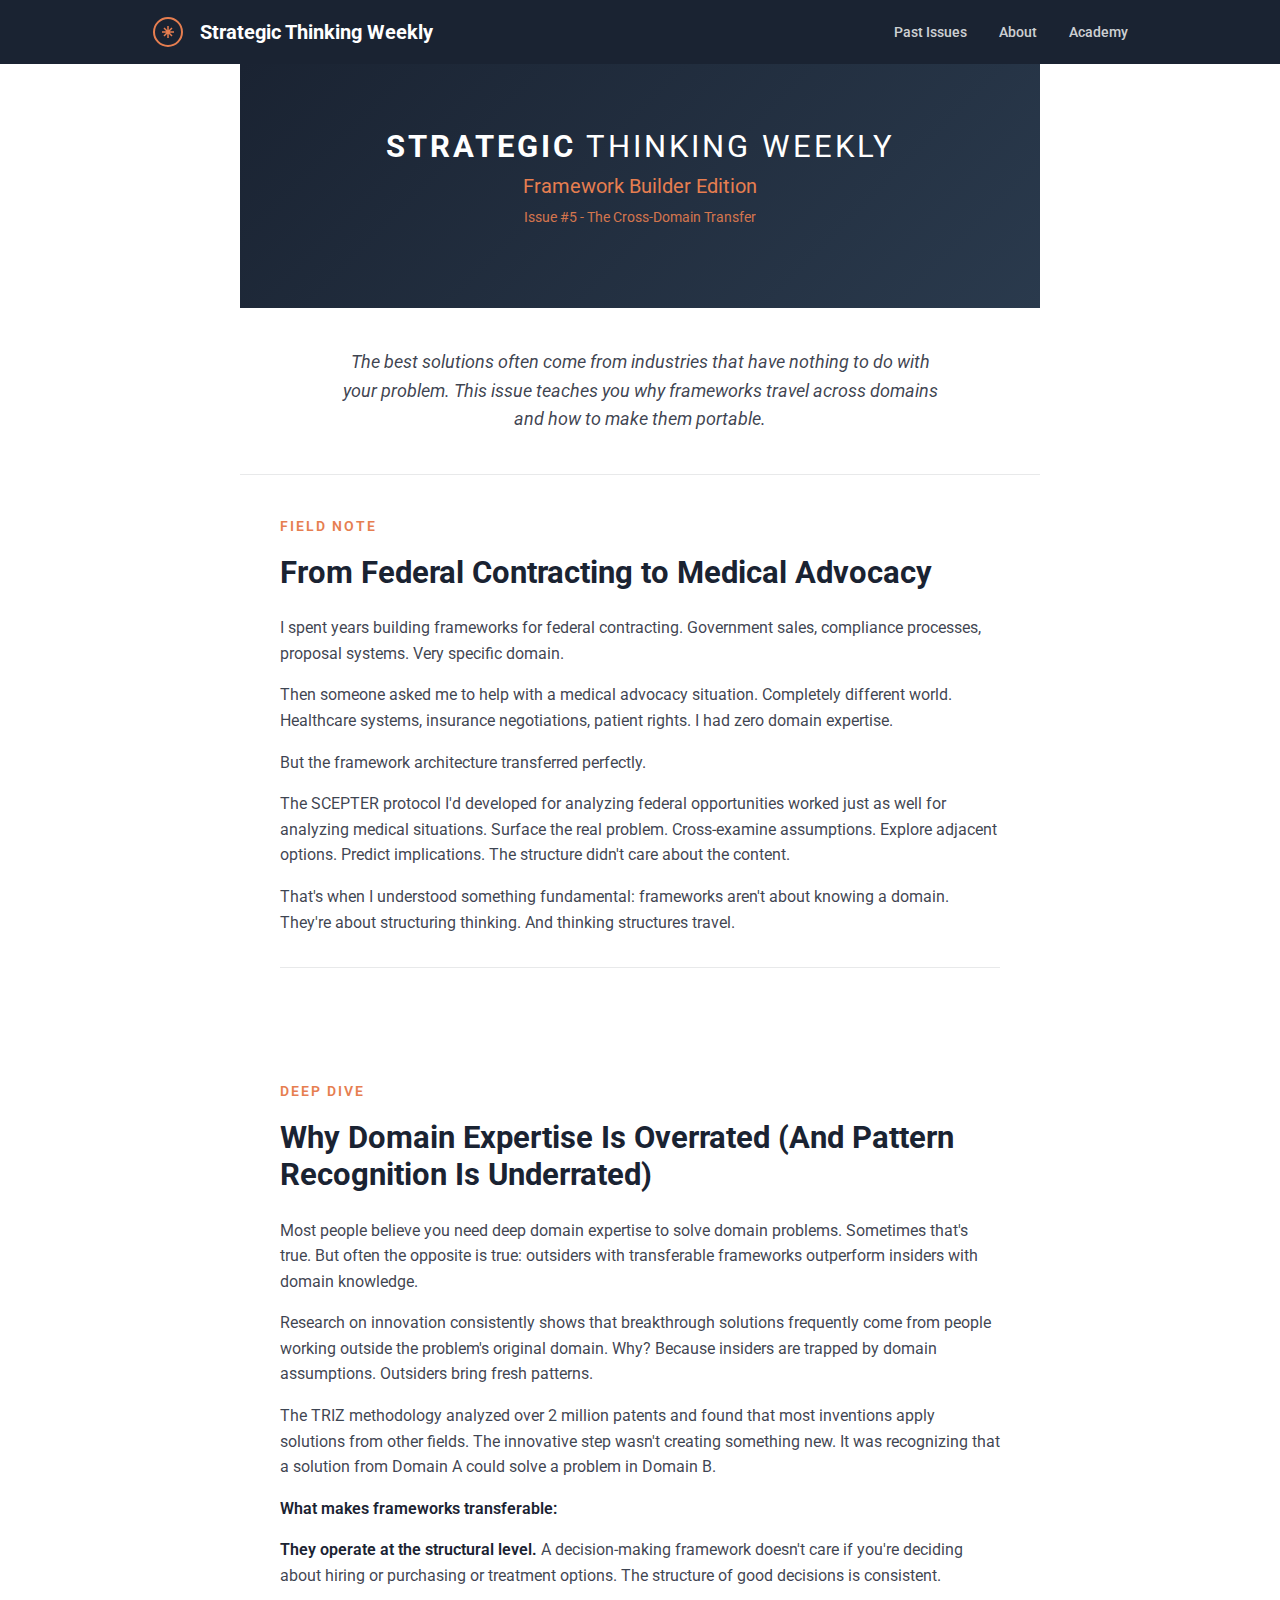
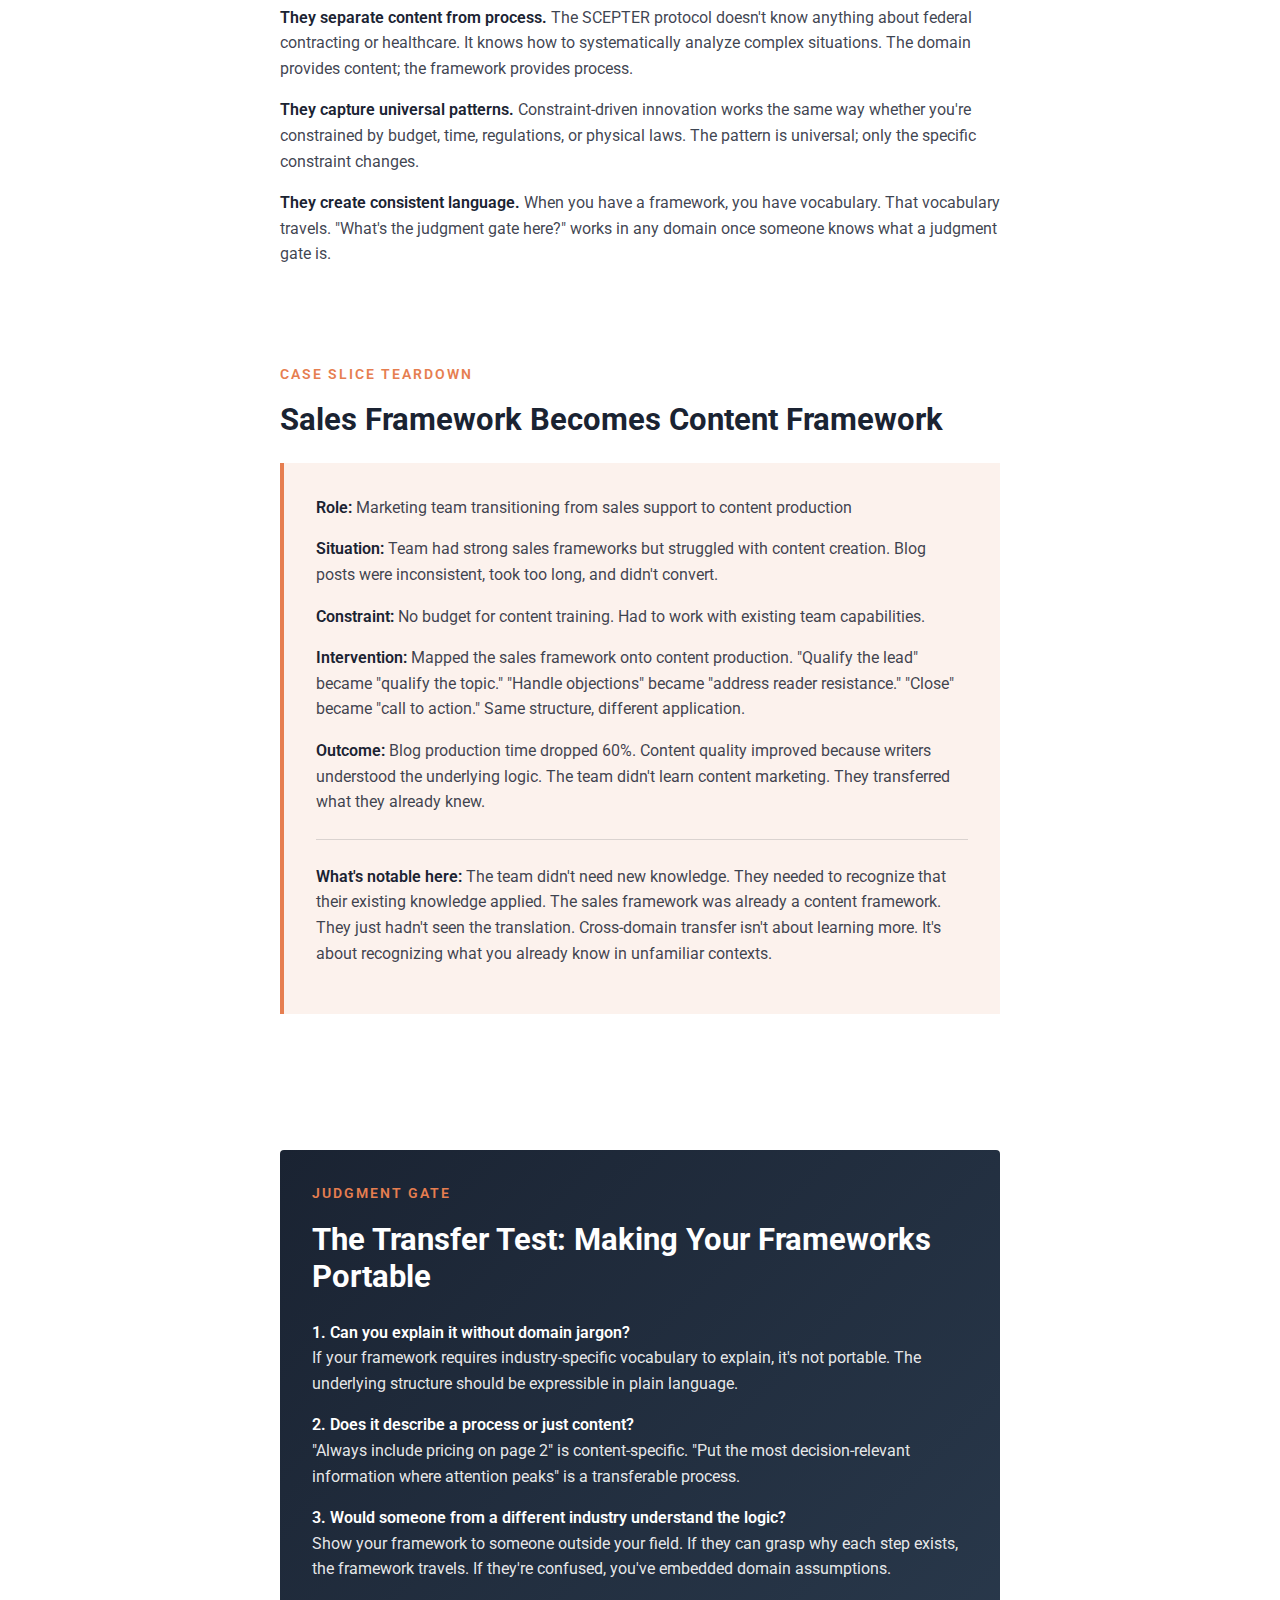
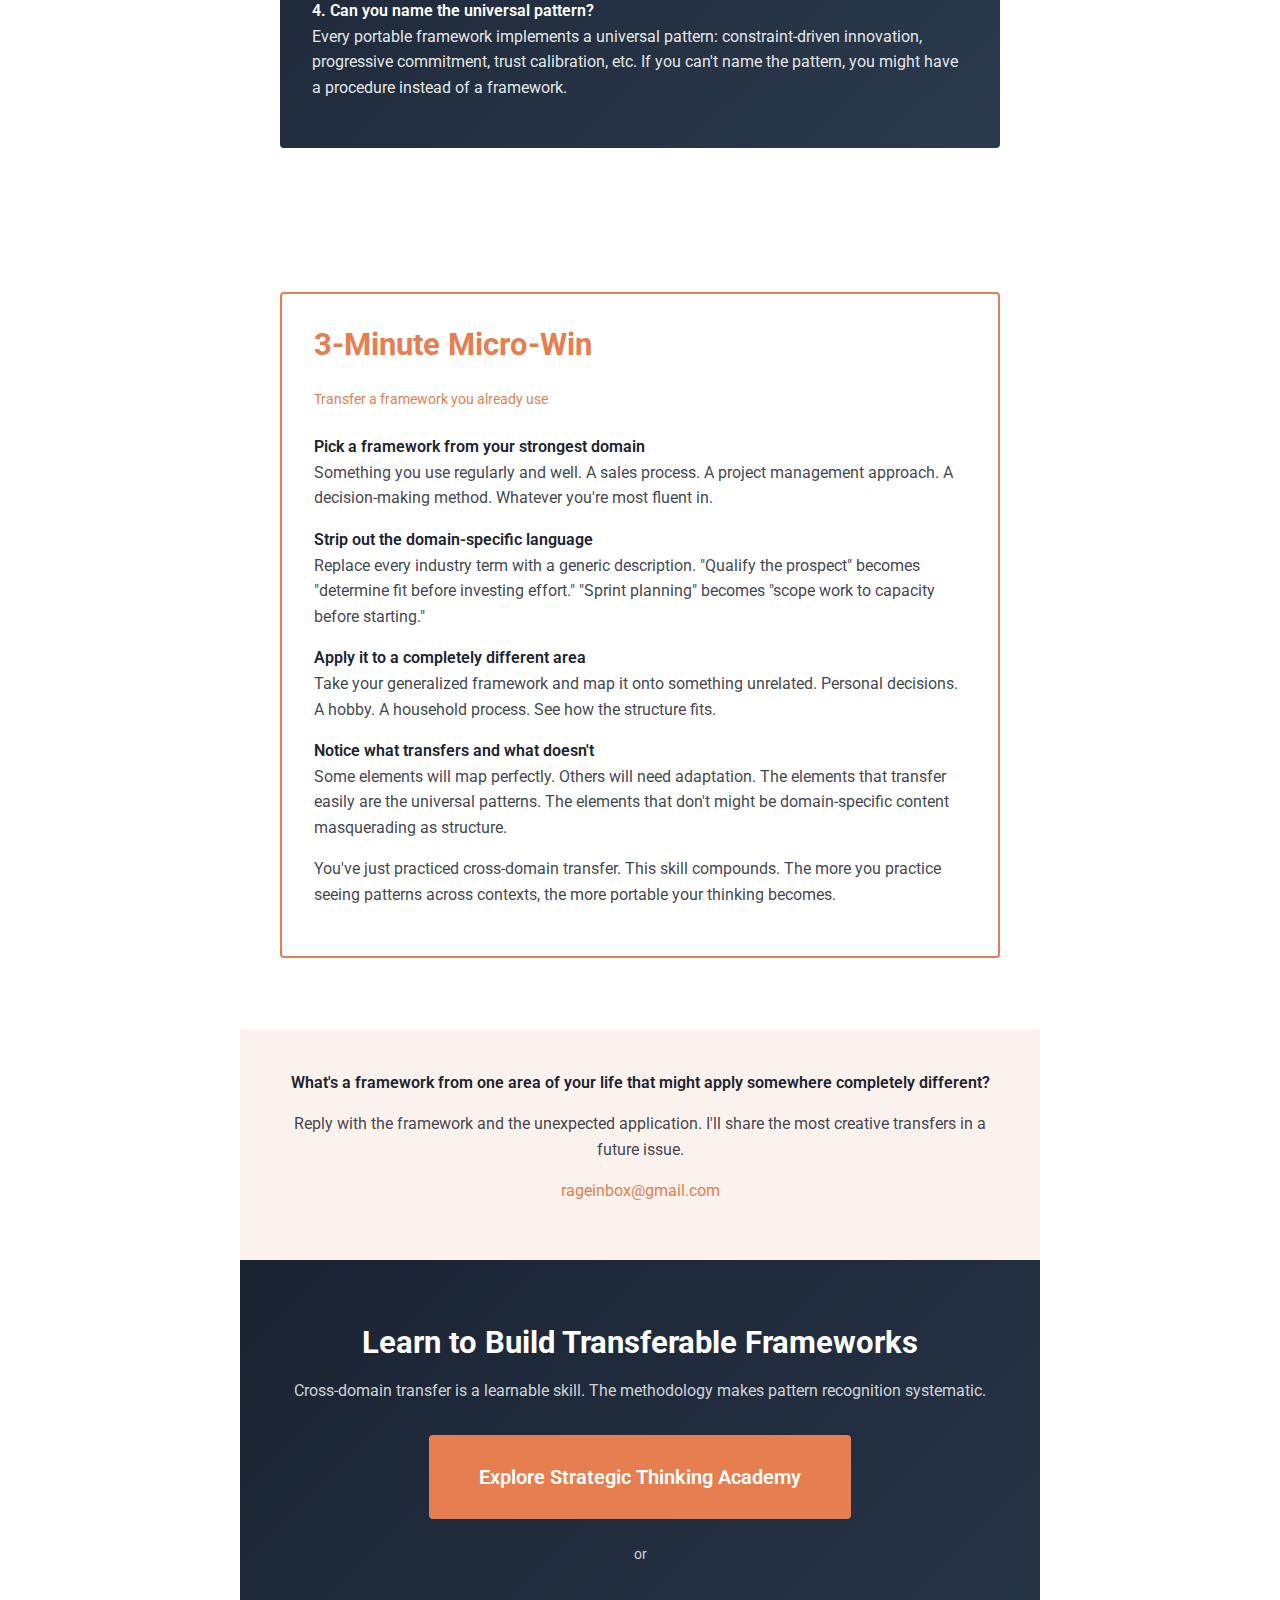
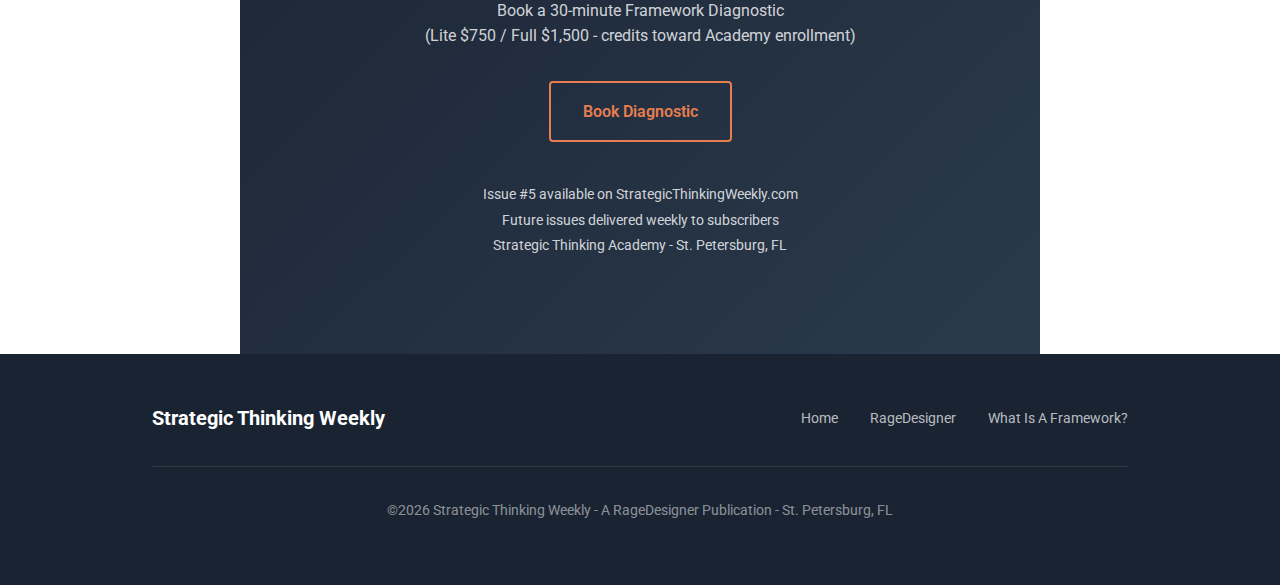
<file: issues/issue-5.html>
<!DOCTYPE html>
<html lang="en">
<head>
    <meta charset="UTF-8">
    <meta name="viewport" content="width=device-width, initial-scale=1.0">
    <title>Issue #5: The Cross-Domain Transfer | Strategic Thinking Weekly</title>
    <!-- Google tag (gtag.js) -->
    <script async src="https://www.googletagmanager.com/gtag/js?id=G-DNS55B96GL"></script>
    <script>
      window.dataLayer = window.dataLayer || [];
      function gtag(){dataLayer.push(arguments);}
      gtag('js', new Date());
      gtag('config', 'G-DNS55B96GL');
    </script>
    <meta name="description" content="Why frameworks work across unrelated industries. The pattern recognition that lets you solve problems you've never seen before.">
    <meta property="og:title" content="Strategic Thinking Weekly #5: The Cross-Domain Transfer">
    <meta property="og:description" content="The best solutions often come from industries that have nothing to do with your problem.">
    <meta property="og:type" content="article">
    <meta property="og:url" content="https://strategicthinkingweekly.com/issues/issue-5.html">
    <meta property="og:image" content="https://app.ragedesigner.com/wp-content/uploads/2025/12/Strategic-thinking-weekly-ragedesigner.png">
    <meta name="twitter:card" content="summary_large_image">
    <meta name="twitter:image" content="https://app.ragedesigner.com/wp-content/uploads/2025/12/Strategic-thinking-weekly-ragedesigner.png">
    <link rel="canonical" href="https://strategicthinkingweekly.com/issues/issue-5.html">
    <link rel="preconnect" href="https://fonts.googleapis.com">
    <link rel="preconnect" href="https://fonts.gstatic.com" crossorigin>
    <link href="https://fonts.googleapis.com/css2?family=Roboto:wght@400;500;600;700&display=swap" rel="stylesheet">
    <link rel="stylesheet" href="../css/main.css">
</head>
<body>
    <nav class="nav">
        <div class="container nav-content">
            <a href="/" class="nav-logo">
                <svg viewBox="0 0 32 32" fill="none" xmlns="http://www.w3.org/2000/svg">
                    <circle cx="16" cy="16" r="14" stroke="#E67E50" stroke-width="2"/>
                    <path d="M10 16h12M16 10v12M12 12l8 8M20 12l-8 8" stroke="#E67E50" stroke-width="1.5"/>
                </svg>
                Strategic Thinking Weekly
            </a>
            <ul class="nav-links">
                <li><a href="/#issues">Past Issues</a></li>
                <li><a href="/#about">About</a></li>
                <li><a href="https://app.ragedesigner.com/strategic-thinking-academy/">Academy</a></li>
            </ul>
        </div>
    </nav>

    <div class="newsletter-container">
        <div class="newsletter-header">
            <h1><span>STRATEGIC</span> THINKING WEEKLY</h1>
            <h2>Framework Builder Edition</h2>
            <p class="newsletter-issue">Issue #5 - The Cross-Domain Transfer</p>
        </div>
        
        <div class="newsletter-hook">
            <p>The best solutions often come from industries that have nothing to do with your problem. This issue teaches you why frameworks travel across domains and how to make them portable.</p>
        </div>
        
        <div class="newsletter-section">
            <p class="section-label">Field Note</p>
            <h3>From Federal Contracting to Medical Advocacy</h3>
            
            <p>I spent years building frameworks for federal contracting. Government sales, compliance processes, proposal systems. Very specific domain.</p>
            
            <p>Then someone asked me to help with a medical advocacy situation. Completely different world. Healthcare systems, insurance negotiations, patient rights. I had zero domain expertise.</p>
            
            <p>But the framework architecture transferred perfectly.</p>
            
            <p>The SCEPTER protocol I'd developed for analyzing federal opportunities worked just as well for analyzing medical situations. Surface the real problem. Cross-examine assumptions. Explore adjacent options. Predict implications. The structure didn't care about the content.</p>
            
            <p>That's when I understood something fundamental: frameworks aren't about knowing a domain. They're about structuring thinking. And thinking structures travel.</p>
            
            <hr>
        </div>
        
        <div class="newsletter-section">
            <p class="section-label">Deep Dive</p>
            <h3>Why Domain Expertise Is Overrated (And Pattern Recognition Is Underrated)</h3>
            
            <p>Most people believe you need deep domain expertise to solve domain problems. Sometimes that's true. But often the opposite is true: outsiders with transferable frameworks outperform insiders with domain knowledge.</p>
            
            <p>Research on innovation consistently shows that breakthrough solutions frequently come from people working outside the problem's original domain. Why? Because insiders are trapped by domain assumptions. Outsiders bring fresh patterns.</p>
            
            <p>The TRIZ methodology analyzed over 2 million patents and found that most inventions apply solutions from other fields. The innovative step wasn't creating something new. It was recognizing that a solution from Domain A could solve a problem in Domain B.</p>
            
            <p><strong>What makes frameworks transferable:</strong></p>
            
            <p><strong>They operate at the structural level.</strong> A decision-making framework doesn't care if you're deciding about hiring or purchasing or treatment options. The structure of good decisions is consistent.</p>
            
            <p><strong>They separate content from process.</strong> The SCEPTER protocol doesn't know anything about federal contracting or healthcare. It knows how to systematically analyze complex situations. The domain provides content; the framework provides process.</p>
            
            <p><strong>They capture universal patterns.</strong> Constraint-driven innovation works the same way whether you're constrained by budget, time, regulations, or physical laws. The pattern is universal; only the specific constraint changes.</p>
            
            <p><strong>They create consistent language.</strong> When you have a framework, you have vocabulary. That vocabulary travels. "What's the judgment gate here?" works in any domain once someone knows what a judgment gate is.</p>
        </div>
        
        <div class="newsletter-section">
            <p class="section-label">Case Slice Teardown</p>
            <h3>Sales Framework Becomes Content Framework</h3>
            
            <div class="case-study">
                <p><strong>Role:</strong> Marketing team transitioning from sales support to content production</p>
                <p><strong>Situation:</strong> Team had strong sales frameworks but struggled with content creation. Blog posts were inconsistent, took too long, and didn't convert.</p>
                <p><strong>Constraint:</strong> No budget for content training. Had to work with existing team capabilities.</p>
                <p><strong>Intervention:</strong> Mapped the sales framework onto content production. "Qualify the lead" became "qualify the topic." "Handle objections" became "address reader resistance." "Close" became "call to action." Same structure, different application.</p>
                <p><strong>Outcome:</strong> Blog production time dropped 60%. Content quality improved because writers understood the underlying logic. The team didn't learn content marketing. They transferred what they already knew.</p>
                
                <div class="notable">
                    <p><strong>What's notable here:</strong> The team didn't need new knowledge. They needed to recognize that their existing knowledge applied. The sales framework was already a content framework. They just hadn't seen the translation. Cross-domain transfer isn't about learning more. It's about recognizing what you already know in unfamiliar contexts.</p>
                </div>
            </div>
        </div>
        
        <div class="newsletter-section">
            <div class="judgment-gate">
                <p class="section-label">Judgment Gate</p>
                <h3>The Transfer Test: Making Your Frameworks Portable</h3>
                
                <p><strong>1. Can you explain it without domain jargon?</strong><br>
                If your framework requires industry-specific vocabulary to explain, it's not portable. The underlying structure should be expressible in plain language.</p>
                
                <p><strong>2. Does it describe a process or just content?</strong><br>
                "Always include pricing on page 2" is content-specific. "Put the most decision-relevant information where attention peaks" is a transferable process.</p>
                
                <p><strong>3. Would someone from a different industry understand the logic?</strong><br>
                Show your framework to someone outside your field. If they can grasp why each step exists, the framework travels. If they're confused, you've embedded domain assumptions.</p>
                
                <p><strong>4. Can you name the universal pattern?</strong><br>
                Every portable framework implements a universal pattern: constraint-driven innovation, progressive commitment, trust calibration, etc. If you can't name the pattern, you might have a procedure instead of a framework.</p>
            </div>
        </div>
        
        <div class="newsletter-section">
            <div class="micro-win">
                <h3>3-Minute Micro-Win</h3>
                <p class="subtitle">Transfer a framework you already use</p>
                
                <p><strong>Pick a framework from your strongest domain</strong><br>
                Something you use regularly and well. A sales process. A project management approach. A decision-making method. Whatever you're most fluent in.</p>
                
                <p><strong>Strip out the domain-specific language</strong><br>
                Replace every industry term with a generic description. "Qualify the prospect" becomes "determine fit before investing effort." "Sprint planning" becomes "scope work to capacity before starting."</p>
                
                <p><strong>Apply it to a completely different area</strong><br>
                Take your generalized framework and map it onto something unrelated. Personal decisions. A hobby. A household process. See how the structure fits.</p>
                
                <p><strong>Notice what transfers and what doesn't</strong><br>
                Some elements will map perfectly. Others will need adaptation. The elements that transfer easily are the universal patterns. The elements that don't might be domain-specific content masquerading as structure.</p>
                
                <p>You've just practiced cross-domain transfer. This skill compounds. The more you practice seeing patterns across contexts, the more portable your thinking becomes.</p>
            </div>
        </div>
        
        <div class="newsletter-engagement">
            <p><strong>What's a framework from one area of your life that might apply somewhere completely different?</strong></p>
            <p>Reply with the framework and the unexpected application. I'll share the most creative transfers in a future issue.</p>
            <p><a href="mailto:rageinbox@gmail.com">rageinbox@gmail.com</a></p>
        </div>
        
        <div class="newsletter-cta">
            <h3>Learn to Build Transferable Frameworks</h3>
            <p>Cross-domain transfer is a learnable skill. The methodology makes pattern recognition systematic.</p>
            
            <a href="https://app.ragedesigner.com/strategic-thinking-academy/" class="btn btn-primary btn-lg">Explore Strategic Thinking Academy</a>
            
            <p class="or-divider">or</p>
            
            <p>Book a 30-minute Framework Diagnostic<br>
            (Lite $750 / Full $1,500 - credits toward Academy enrollment)</p>
            
            <a href="https://app.ragedesigner.com/contact/" class="btn btn-secondary">Book Diagnostic</a>
            
            <p class="small-text">
                Issue #5 available on StrategicThinkingWeekly.com<br>
                Future issues delivered weekly to subscribers<br>
                Strategic Thinking Academy - St. Petersburg, FL
            </p>
        </div>
    </div>

    <footer class="footer">
        <div class="container">
            <div class="footer-content">
                <span class="footer-logo">Strategic Thinking Weekly</span>
                <ul class="footer-links">
                    <li><a href="/">Home</a></li>
                    <li><a href="https://ragedesigner.com">RageDesigner</a></li>
                    <li><a href="https://whatisaframework.com">What Is A Framework?</a></li>
                </ul>
            </div>
            <div class="footer-bottom">
                <p>©2026 Strategic Thinking Weekly - A RageDesigner Publication - St. Petersburg, FL</p>
            </div>
        </div>
    </footer>
</body>
</html>
</file>
<file: css/main.css>
/* =========================================
   STRATEGIC THINKING WEEKLY - Design System
   Based on WhatIsAFramework Style Guide v1.0
   ========================================= */

:root {
    --primary: #E67E50;
    --dark: #1A2332;
    --white: #ffffff;
    --primary-light: rgba(230, 126, 80, 0.1);
    --primary-medium: rgba(230, 126, 80, 0.8);
    --dark-medium: rgba(26, 35, 50, 0.85);
    --dark-light: rgba(26, 35, 50, 0.6);
    
    --text-xs: 0.688rem;
    --text-sm: 0.875rem;
    --text-base: 1rem;
    --text-md: 1.125rem;
    --text-lg: 1.25rem;
    --text-xl: 1.563rem;
    --text-2xl: 1.953rem;
    --text-3xl: 2.441rem;
    --text-4xl: 3.052rem;
    
    --space-1: 0.5rem;
    --space-2: 1rem;
    --space-3: 1.5rem;
    --space-4: 2rem;
    --space-5: 2.5rem;
    --space-6: 3rem;
    --space-8: 4rem;
    --space-10: 5rem;
    
    --leading-tight: 1.2;
    --leading-normal: 1.6;
    --leading-relaxed: 1.8;
    
    --font-normal: 400;
    --font-medium: 500;
    --font-semibold: 600;
    --font-bold: 700;
    
    --shadow-md: 0 4px 6px rgba(26, 35, 50, 0.1);
    --shadow-lg: 0 10px 15px rgba(26, 35, 50, 0.1);
    
    --radius-sm: 4px;
    --radius-md: 8px;
    --radius-full: 9999px;
    
    --transition-fast: 150ms ease;
    --transition-normal: 300ms ease;
}

*, *::before, *::after { box-sizing: border-box; margin: 0; padding: 0; }

html { font-size: 16px; scroll-behavior: smooth; }

body {
    font-family: 'Roboto', -apple-system, BlinkMacSystemFont, sans-serif;
    font-size: var(--text-base);
    line-height: var(--leading-normal);
    color: var(--dark-medium);
    background-color: var(--white);
}

h1, h2, h3, h4 {
    color: var(--dark);
    font-weight: var(--font-bold);
    line-height: var(--leading-tight);
    margin-bottom: var(--space-3);
}

h1 { font-size: clamp(var(--text-3xl), 5vw, var(--text-4xl)); }
h2 { font-size: clamp(var(--text-2xl), 4vw, var(--text-3xl)); }
h3 { font-size: clamp(var(--text-xl), 3vw, var(--text-2xl)); }

p { margin-bottom: var(--space-2); }

a {
    color: var(--primary);
    text-decoration: none;
    transition: color var(--transition-fast);
}
a:hover { color: var(--dark); }

strong { font-weight: var(--font-semibold); color: var(--dark); }

.container {
    width: 100%;
    max-width: 1024px;
    margin: 0 auto;
    padding: 0 var(--space-3);
}
.container-narrow { max-width: 768px; }

.nav {
    background: var(--dark);
    padding: var(--space-2) 0;
    position: sticky;
    top: 0;
    z-index: 100;
}

.nav-content {
    display: flex;
    justify-content: space-between;
    align-items: center;
}

.nav-logo {
    display: flex;
    align-items: center;
    gap: var(--space-2);
    color: var(--white);
    font-weight: var(--font-bold);
    font-size: var(--text-lg);
}
.nav-logo:hover { color: var(--primary); }
.nav-logo svg { width: 32px; height: 32px; }

.nav-links {
    display: flex;
    gap: var(--space-4);
    list-style: none;
}
.nav-links a {
    color: rgba(255, 255, 255, 0.8);
    font-size: var(--text-sm);
    font-weight: var(--font-medium);
}
.nav-links a:hover { color: var(--white); }

.hero {
    background: linear-gradient(135deg, var(--dark) 0%, #2a3a4d 100%);
    color: var(--white);
    padding: var(--space-10) 0;
    text-align: center;
}
.hero-content { max-width: 700px; margin: 0 auto; }
.hero h1 { color: var(--white); margin-bottom: var(--space-3); }
.hero-subtitle {
    font-size: var(--text-lg);
    color: rgba(255, 255, 255, 0.85);
    margin-bottom: var(--space-5);
    line-height: var(--leading-relaxed);
}
.hero-label {
    display: inline-block;
    background: var(--primary);
    color: var(--white);
    padding: var(--space-1) var(--space-3);
    border-radius: var(--radius-full);
    font-size: var(--text-sm);
    font-weight: var(--font-medium);
    margin-bottom: var(--space-4);
}

.btn {
    display: inline-block;
    padding: var(--space-2) var(--space-4);
    font-size: var(--text-base);
    font-weight: var(--font-semibold);
    text-align: center;
    border-radius: var(--radius-sm);
    border: 2px solid transparent;
    cursor: pointer;
    transition: all var(--transition-fast);
}
.btn-primary {
    background: var(--primary);
    color: var(--white);
    border-color: var(--primary);
}
.btn-primary:hover { background: #d06a3d; border-color: #d06a3d; color: var(--white); }
.btn-secondary {
    background: transparent;
    color: var(--primary);
    border-color: var(--primary);
}
.btn-secondary:hover { background: var(--primary); color: var(--white); }
.btn-lg { padding: var(--space-3) var(--space-6); font-size: var(--text-lg); }

/* Secondary buttons on dark backgrounds */
.section-dark .btn-secondary,
.newsletter-cta .btn-secondary {
    color: var(--primary);
    border-color: var(--primary);
}
.section-dark .btn-secondary:hover,
.newsletter-cta .btn-secondary:hover {
    background: var(--primary);
    color: var(--white);
}

.newsletter-form {
    display: flex;
    gap: var(--space-2);
    max-width: 500px;
    margin: 0 auto;
}
.newsletter-form input {
    flex: 1;
    padding: var(--space-2) var(--space-3);
    font-size: var(--text-base);
    border: 2px solid rgba(255, 255, 255, 0.3);
    border-radius: var(--radius-sm);
    background: rgba(255, 255, 255, 0.1);
    color: var(--white);
}
.newsletter-form input::placeholder { color: rgba(255, 255, 255, 0.6); }
.newsletter-form input:focus {
    outline: none;
    border-color: var(--primary);
    background: rgba(255, 255, 255, 0.15);
}

.section { padding: var(--space-10) 0; }
.section-alt { background: var(--primary-light); }
.section-dark { background: var(--dark); color: var(--white); }
.section-dark h2, .section-dark h3 { color: var(--white); }
.section-dark strong { color: var(--white); }
.section-label {
    display: block;
    color: var(--primary);
    font-size: var(--text-sm);
    font-weight: var(--font-semibold);
    letter-spacing: 2px;
    text-transform: uppercase;
    margin-bottom: var(--space-2);
}

.issue-grid {
    display: grid;
    grid-template-columns: repeat(auto-fit, minmax(300px, 1fr));
    gap: var(--space-4);
}
.issue-card {
    background: var(--white);
    border-radius: var(--radius-md);
    padding: var(--space-4);
    box-shadow: var(--shadow-md);
    transition: transform var(--transition-fast), box-shadow var(--transition-fast);
}
.issue-card:hover { transform: translateY(-4px); box-shadow: var(--shadow-lg); }
.issue-number {
    color: var(--primary);
    font-size: var(--text-sm);
    font-weight: var(--font-semibold);
    margin-bottom: var(--space-1);
}
.issue-card h3 { font-size: var(--text-xl); margin-bottom: var(--space-2); }
.issue-card p { color: var(--dark-light); margin-bottom: var(--space-3); }

.newsletter-container { max-width: 800px; margin: 0 auto; background: var(--white); }
.newsletter-header {
    background: linear-gradient(135deg, var(--dark) 0%, #2a3a4d 100%);
    padding: var(--space-8) var(--space-5);
    text-align: center;
}
.newsletter-header h1 {
    color: var(--white);
    font-size: var(--text-2xl);
    font-weight: var(--font-normal);
    letter-spacing: 3px;
    margin-bottom: var(--space-1);
}
.newsletter-header h1 span { font-weight: var(--font-bold); }
.newsletter-header h2 {
    color: var(--primary);
    font-size: var(--text-lg);
    font-weight: var(--font-normal);
    margin-bottom: var(--space-1);
}
.newsletter-issue { color: var(--primary); font-size: var(--text-sm); opacity: 0.9; }
.newsletter-hook {
    padding: var(--space-5);
    border-bottom: 1px solid rgba(26, 35, 50, 0.1);
    text-align: center;
}
.newsletter-hook p {
    font-size: var(--text-md);
    font-style: italic;
    color: var(--dark-medium);
    max-width: 600px;
    margin: 0 auto;
}
.newsletter-section { padding: var(--space-5); }
.newsletter-section hr {
    border: none;
    border-top: 1px solid rgba(26, 35, 50, 0.1);
    margin: var(--space-4) 0;
}

.case-study {
    background: var(--primary-light);
    border-left: 4px solid var(--primary);
    padding: var(--space-4);
    margin: var(--space-3) 0;
}
.case-study p { margin-bottom: var(--space-2); }
.notable {
    margin-top: var(--space-3);
    padding-top: var(--space-3);
    border-top: 1px solid rgba(26, 35, 50, 0.15);
}

.judgment-gate {
    background: linear-gradient(135deg, var(--dark) 0%, #2a3a4d 100%);
    color: var(--white);
    padding: var(--space-4);
    border-radius: var(--radius-sm);
    margin: var(--space-4) 0;
}
.judgment-gate .section-label { color: var(--primary); }
.judgment-gate h3 { color: var(--white); }
.judgment-gate p { color: rgba(255, 255, 255, 0.9); }
.judgment-gate strong { color: var(--white); }

.micro-win {
    border: 2px solid var(--primary);
    padding: var(--space-4);
    border-radius: var(--radius-sm);
    margin: var(--space-4) 0;
}
.micro-win h3 { color: var(--primary); }
.micro-win .subtitle { color: var(--primary); font-size: var(--text-sm); margin-bottom: var(--space-3); }

.newsletter-engagement {
    text-align: center;
    padding: var(--space-5);
    background: var(--primary-light);
}

.newsletter-cta {
    background: linear-gradient(135deg, var(--dark) 0%, #2a3a4d 100%);
    padding: var(--space-8) var(--space-5);
    text-align: center;
    color: var(--white);
}
.newsletter-cta h3 { color: var(--white); margin-bottom: var(--space-2); }
.newsletter-cta p { color: rgba(255, 255, 255, 0.8); margin-bottom: var(--space-4); }
.newsletter-cta strong { color: var(--white); }
.or-divider { color: rgba(255, 255, 255, 0.5); margin: var(--space-3) 0; font-size: var(--text-sm); }
.small-text {
    font-size: var(--text-sm);
    color: rgba(255, 255, 255, 0.6);
    margin-top: var(--space-5);
    line-height: var(--leading-relaxed);
}

.footer { background: var(--dark); color: var(--white); padding: var(--space-6) 0; }
.footer-content {
    display: flex;
    justify-content: space-between;
    align-items: center;
    flex-wrap: wrap;
    gap: var(--space-4);
}
.footer-logo { font-weight: var(--font-bold); font-size: var(--text-lg); }
.footer-links { display: flex; gap: var(--space-4); list-style: none; }
.footer-links a { color: rgba(255, 255, 255, 0.7); font-size: var(--text-sm); }
.footer-links a:hover { color: var(--white); }
.footer-bottom {
    margin-top: var(--space-4);
    padding-top: var(--space-4);
    border-top: 1px solid rgba(255, 255, 255, 0.1);
    text-align: center;
    font-size: var(--text-sm);
    color: rgba(255, 255, 255, 0.5);
}

.text-center { text-align: center; }
.mt-3 { margin-top: var(--space-3); }
.mb-4 { margin-bottom: var(--space-4); }
.mb-6 { margin-bottom: var(--space-6); }

@media (max-width: 768px) {
    .nav-links { display: none; }
    .hero { padding: var(--space-8) 0; }
    .section { padding: var(--space-8) 0; }
    .footer-content { flex-direction: column; text-align: center; }
}

@media (max-width: 600px) {
    .newsletter-form { flex-direction: column; }
}

@media (max-width: 480px) {
    .container { padding: 0 var(--space-2); }
    .newsletter-section, .newsletter-header, .newsletter-hook { padding: var(--space-4) var(--space-3); }
}
</file>
